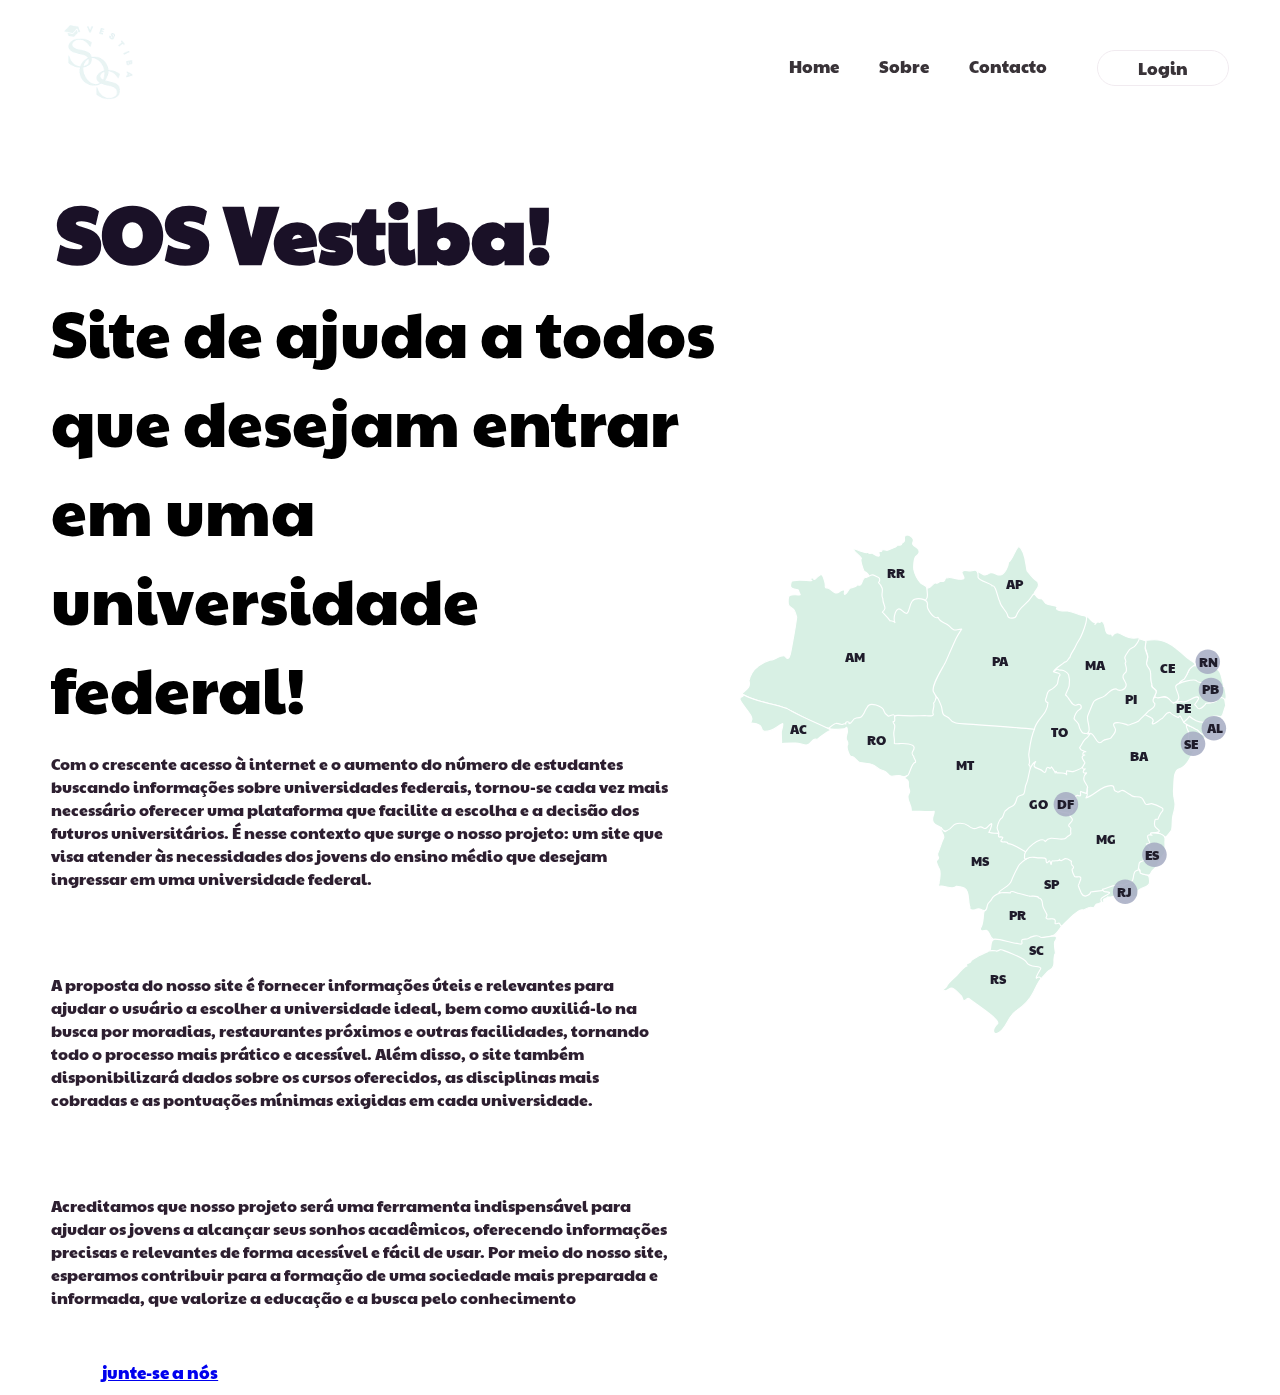
<file: html/index.html>
<!DOCTYPE html>
<html lang="en">

<head>
	<meta charset="UTF-8">
	<meta http-equiv="X-UA-Compatible" content="IE=edge">
	<meta name="viewport" content="width=device-width, initial-scale=1.0">
	<link rel="stylesheet" href="../css/index.css">
	<title>Landing Page</title>
</head>

<body>
	<div id="background"></div>
	<div class="container">
		<nav>
			<div class="logo">
				 <img src="../img/logo2.png" width="100%">
			</div>

			<ul>
				<li> <a href="#">Home</a> </li>
				<li> <a href="#">Sobre</a> </li>
				<li> <a href="#">Contacto</a> </li>
				<li class="lg"> <a href="#">Login</a> </li>
			</ul>

			<div class="menu-icon">
				<img src="../img/menu.png">
			</div>

		</nav>

		<main>
			<div class="main__text">
				<h1> <b>SOS Vestiba!</b> <strong>Site de ajuda a todos que desejam entrar em uma universidade federal! </strong> </h1>

				<p><span>Com</span> o crescente acesso à internet e o aumento do número de estudantes buscando informações sobre universidades
					federais, tornou-se cada vez mais necessário oferecer uma plataforma que facilite a escolha e a decisão dos
					futuros universitários. É nesse contexto que surge o nosso projeto: um site que visa atender às necessidades dos
					jovens do ensino médio que desejam ingressar em uma universidade federal.</p><br>
			
				  <p><span>A</span> proposta do nosso site é fornecer informações úteis e relevantes para ajudar o usuário a escolher a
					universidade ideal, bem como auxiliá-lo na busca por moradias, restaurantes próximos e outras facilidades,
					tornando todo o processo mais prático e acessível. Além disso, o site também disponibilizará dados sobre os
					cursos oferecidos, as disciplinas mais cobradas e as pontuações mínimas exigidas em cada universidade.</p><br>
			
				  <p><span>Acreditamos</span> que nosso projeto será uma ferramenta indispensável para ajudar os jovens a alcançar seus sonhos
					acadêmicos, oferecendo informações precisas e relevantes de forma acessível e fácil de usar. Por meio do nosso
					site, esperamos contribuir para a formação de uma sociedade mais preparada e informada, que valorize a educação
					e a busca pelo conhecimento
				  </p>
				<button> <a href="login.php">junte-se a nós</a></button>
			</div>
			<div class="main__img">
				<svg version="1.1" id="svg-map" xmlns="http://www.w3.org/2000/svg" xmlns:xlink="http://www.w3.org/1999/xlink"
				x="0px" y="0px"  viewBox="0 0 450 460" enable-background="new 0 0 450 460"
				xml:space="preserve">
				<g>
					<a xlink:href="#tocantins">
						<title>Tocantins</title>
						<path stroke="#FFFFFF" stroke-width="1.0404" stroke-linecap="round" stroke-linejoin="round" d="M289.558,235.641
				  c16.104,0.575,44.973-31.647,44.835-45.259c-0.136-13.612-17.227-58.446-22.349-66.088c-5.122-7.628-37.905,2.506-37.905,2.506
				  S234.852,233.695,289.558,235.641z"></path>
						<text transform="matrix(1 0 0 1 287.0137 188.3208)" fill="#FFFFFF">TO</text>
					</a>
					<a xlink:href="#bahia">
						<title>Bahia</title>
						<path stroke="#FFFFFF" stroke-width="1.0404" stroke-linecap="round" stroke-linejoin="round"
							d="M313.276,197.775
				  c2.084-2.739,3.506-7.012,6.464-8.764c1.641-0.973,3.232-4.684,4.271-5.163c2.304-1.014,12.161-25.143,20.706-22.513
				  c1.095,0.342,29.881,3.478,32.153,7.532c2.246-0.506,17.582-8.804,25.829-4.999c9.172,4.246,11.225,20.679,11.2,20.843
				  c0.107,0.328-0.823,5.765-0.985,5.929c-1.15,1-5.258-0.807-4.22,2.138c1.317,3.751,5.094,10.583,9.97,6.613
				  c-3.669,6.574-6.846,16.022-13.966,17.747c-5.808,1.411-4.605,13.421-5.178,18.037c-0.465,3.75,0.192,8.448,1.014,12.117
				  c1.148,4.959-0.821,8.6-1.808,13.42c-0.822,4.162-0.219,8.299-0.987,12.297c-0.271,1.286-4.407,5.723-5.559,7.148
				  c-1.616-1.426-63.952-37.248-73.1-36.265c1.149-3.738,2.438-9.559-0.741-12.723c-8.625-8.572-0.135-19.335-0.162-19.432
				  c-0.546-1.725-5.396-6.079-0.026-7.175c-3.175,0.959-1.944-4.027,0.875-3.012C316.726,200.733,314.044,200.527,313.276,197.775z"></path>
						<text transform="matrix(1 0 0 1 359.7324 210.1221)" fill="#FFFFFF">BA</text>
					</a>
					<a xlink:href="#sergipe">
						<title>Sergipe</title>
						<path stroke="#FFFFFF" stroke-width="1.0404" stroke-linecap="round" stroke-linejoin="round" d="M408.561,191.735
				  c0.521-1.505,2.465-0.725,3.533-0.794c2.273-0.164,0.494-2.738,1.095-3.778c2.026-3.793-2.738-5.999-1.998-10.408
				  c4.024,1.931,9.448,3.397,12.408,6.89c1.343,1.533,5.504,2.656,5.832,4.847c-6.822,0.384-6.901,8.819-11.942,11.572
				  C413.545,202.212,407.055,193.721,408.561,191.735z"></path>
						<path class="circle" d="M417.324,182.854c6.214,0,11.266,5.035,11.266,11.262c0,6.208-5.052,11.261-11.266,11.261
				  c-6.238,0-11.258-5.053-11.258-11.261C406.063,187.89,411.084,182.854,417.324,182.854z"></path>
						<text transform="matrix(1 0 0 1 408.9121 198.6689)" fill="#FFFFFF">SE</text>
					</a>
					<a xlink:href="#pernambuco">
						<title>Pernambuco</title>
						<path stroke="#FFFFFF" stroke-width="1.0404" stroke-linecap="round" stroke-linejoin="round" d="M373.011,167.238
				  c2.709-0.795,6.218-14.106,8.325-15.106c4.136-1.986,17.255-1.437,17.8,4.903c-0.437-0.068,8.189-2.273,7.479-1.466
				  c1.7-0.711,10.518-4.723,12.599-4.82c0.274-0.013,4.603,0.905,3.068,2.315c-0.464,0.439,4.219,3.698,10.789,3.45
				  c4.66-0.176,5.179-3.436,8.627-4.409c5.89-1.67,4.737,3.698,5.589,6.943c-1.182,2.684-1.646,5.586-2.74,8.285
				  c-1.533,3.792-9.804,9.791-13.39,12.119c-7.287,4.778-21.802-4.067-22.762-5.67c-0.602-0.985-2.55-5.121-3.178-5.107
				  c-0.629,0.356-1.04,0.861-1.287,1.519c-0.904-0.013-7.256-3.533-7.502-4.655c-4.769-1.151-5.425,6.108-8.957,6.19
				  c0.219,0.108-8.244,6.681-7.506,3.314C383.556,170.4,374.241,168.566,373.011,167.238z"></path>
						<text transform="matrix(1 0 0 1 401.3984 165.8003)" fill="#FFFFFF">PE</text>
					</a>
					<a xlink:href="#alagoas">
						<title>Alagoas</title>
						<path stroke="#FFFFFF" stroke-width="1.0404" stroke-linecap="round" stroke-linejoin="round" d="M413.953,169.018
				  c3.78,3.313,9.424,5.505,12.547,5.491c3.229-0.013,5.009-3.328,7.421-4.794c1.177-0.712,10.297-1.93,9.174,1.042
				  c-1.807,4.848-7.122,8.585-10.024,12.789c-2.792,2-3.423,7.093-6.354,1.864c-3.259,0.424-3.722-4.424-6.957-4.477
				  c-3.668-2.261-7.998-3.769-11.201-6.342C410.615,172.646,412.751,171.359,413.953,169.018z"></path>
						<path class="circle" d="M436.423,168.763c6.236,0,11.258,5.054,11.258,11.278c0,6.207-5.02,11.259-11.258,11.259
				  c-6.241,0-11.263-5.052-11.263-11.259C425.16,173.816,430.182,168.763,436.423,168.763z"></path>
						<text transform="matrix(1 0 0 1 429.7891 183.895)" fill="#FFFFFF">AL</text>
					</a>
					<a xlink:href="#riograndedonorte">
						<title>Rio Grande do Norte</title>
						<path stroke="#FFFFFF" stroke-width="1.0404" stroke-linecap="round" stroke-linejoin="round"
							d="M404.698,138.795
				  c2.383-4.027,6.574-6.123,8.49-11.149c1.973-5.107,3.834-5.818,8.764-4.642c5.041,1.207,9.339,0.837,14.57,1.671
				  c7.534,1.193,6.848,10.968,9.206,16.516c-1.919,1.096-13.972,0.521-15.064-1.657c-1.041-2.067-2.904,7.107-5.094,7.3
				  c1.532-5.847-12.654,1.78-5.424-8.683c2.545-3.67-6.302-0.808-6.711,0.725C410.121,144.013,407.217,139.151,404.698,138.795z"></path>
						<path class="circle" d="M430.827,107.798c6.241,0,11.261,5.039,11.261,11.261c0,6.224-5.02,11.261-11.261,11.261
				  c-6.209,0-11.26-5.037-11.26-11.261C419.567,112.837,424.618,107.798,430.827,107.798z"></path>
						<text transform="matrix(1 0 0 1 422.541 123.9009)" fill="#FFFFFF">RN</text>
					</a>
					<a xlink:href="#ceara">
						<title>Ceará</title>
						<path stroke="#FFFFFF" stroke-width="1.0404" stroke-linecap="round" stroke-linejoin="round" d="M372.379,104.409
				  c0.437-1.368,2.961-3.627,1.043-5.025c12.106-1.328,17.581-0.849,27.66,6.723c4.026,3.054,6.822,5.574,10.571,9.147
				  c1.317,1.273,7.614,4.313,7.914,6.164c-0.054-0.316-5.396,3.696-5.997,5.217c-1.066,2.684-2.659,6.093-4.3,8.298
				  c0.025-0.055-6.903,3.957-3.532,4.217c-4.41,3.821-1.015,8.135-0.797,11.517c0.196,2.767-4.38,7.587-6.765,5.422
				  c-2.244-1.999-3.998-5.711-7.779-5.094c-1.998,0.329-5.476,2.189-7.612,0.479c-2.52-2.054,3.669-5.162-0.545-7.354
				  c-6.987-3.615-1.264-15.393-6.684-20.239c-3.504-3.136,1.753-7.313,0.109-10.749C374.952,111.68,373.694,105.244,372.379,104.409
				  C373.035,102.314,374.815,105.971,372.379,104.409z"></path>
						<text transform="matrix(1 0 0 1 386.8379 129.0347)" fill="#FFFFFF">CE</text>
					</a>
					<a xlink:href="#piaui">
						<title>Piauí</title>
						<path stroke="#FFFFFF" stroke-width="1.0404" stroke-linecap="round" stroke-linejoin="round" d="M320.781,185.478
				  c2.465-5.149-7.505-20.801-7.505-20.801s47.354-65.868,54.285-66.841c0.299-0.042,6.243,1.768,6.463,2.219
				  c0.438,0.863-0.821,5.244-0.685,6.587c0.275,2.629,2.879,6.587,2.328,8.684c-1.15,4.736-1.863,6.134,1.369,9.901
				  c2.794,3.245,0.325,10.16,2.544,14.269c-1.778,4.23,4.768,3.656,3.943,7.613c-0.655,3.163-5.424,7.655-1.176,10.312
				  c0.274,4.642-4.685,4.983-6.79,7.818c-2.631,2.835-5.535,5.013-7.999,7.888c-0.55,0.671-8.821,4.096-9.998,4.082
				  c0.302-0.301-17.665-6.449-11.967,2.354c2.463,3.808-1.505,5.56-3.177,8.778c-0.633,2.164-5.836,0.958-7.836,3.205
				  C328.176,198.748,327.409,180.727,320.781,185.478z"></path>
						<text transform="matrix(1 0 0 1 355.127 158.1045)" fill="#FFFFFF">PI</text>
					</a>
					<a xlink:href="#maranhao">
						<title>Maranhão</title>
						<path stroke="#FFFFFF" stroke-width="1.0404" stroke-linecap="round" stroke-linejoin="round" d="M288.845,127.827
				  c4.108-2.726,31.195-48.985,31.386-50.395c1.235,0.397,6.084,7.435,7.562,5.025c0.493,0.013-0.328,2.15-0.547,2.396
				  c-0.054-0.135,2.189-2.286,2.52-2.436c0.521-0.233,1.948,1.903,3.451-0.726c5.642,1.575,1.314,14.31,9.121,11.694
				  c-1.147,0.384,1.452,0.74,0.848,1.905c5.095-6.587,8.488-0.027,15.337,1.491c2.025,0.466,6.243,0.575,8.162,0.207
				  c3.808-0.823-2.082,6.847-2.082,6.887c-1.369,2.986-5.041,1.713-6.818,5.683c-0.684,1.549-3.506,4.327-3.042,6.148
				  c0.494,1.781,2.081,2.863,0.274,4.629c0.603,2.793,3.066,7.109-0.385,9.12c-4.601,4.383,2.304,7.52,1.316,11.598
				  c-0.9,3.726-6.244,5.725-9.147,2.78c-4.847-0.11-6.872,3.821-10.406,6.45c-2.74,2.041-8.793,2.493-10.327,5.642
				  c-1.918,3.929-3.699,8.763-5.341,12.79c-1.699,4.204,6.383,18.762-4.328,15.611c-0.932-0.273-3.396-4.725-3.396-5.738
				  c-0.081-3.739-2.738-4.176-4.821-7.477c0.356-3.025,2.466-6.929,4.766-8.052c3.342-1.63,1.919-6.629-2.466-4.465
				  c-3.505,1.726-4.709-2.794-6.958-5.287c0.548,0.59-3.064-4.696-3.146-3.697c0.19-1.89,2.876-5.833,3.341-8.448
				  c0.575-3.259,0.52-6.764-0.521-10.105c-0.63-2.068-4.656-4.521-6.518-4.437c-1.289,0.287-2.443,0-3.427-0.878
				  C290.983,125.675,290.983,128.044,288.845,127.827z"></path>
						<text transform="matrix(1 0 0 1 318.2754 126.7036)" fill="#FFFFFF">MA</text>
					</a>
					<a xlink:href="#amapa">
						<title>Amapá</title>
						<path stroke="#FFFFFF" stroke-width="1.0404" stroke-linecap="round" stroke-linejoin="round" d="M225.198,39.089
				  c3.274,1.165,3.985-1.315,6.572-1.74c3.616-0.603,5.683,2.725,9.037,2.067c4.055-0.78,7.093-8.025,7.314-11.598
				  c4.492-3.534,5.503-11.258,9.42-14.68c6.055,4.258,6.11,15.788,7.589,22.485c-0.164,0.083,6.57,7.998,7.944,8.682
				  c3.396,1.657,3.366,6.203,0.078,9.34c-3.777,3.587-7.449,34.275-7.449,34.275h-46.489c0,0,0.932-50.366,0-51.449
				  C221.814,36.458,223.334,38.417,225.198,39.089z"></path>
						<text transform="matrix(1 0 0 1 245.9023 52.6099)" fill="#FFFFFF">AP</text>
					</a>
					<a xlink:href="#para">
						<title>Pará</title>
						<path stroke="#FFFFFF" stroke-width="1.0404" stroke-linecap="round" stroke-linejoin="round" d="M173.378,50.619
				  c2.259,2.63,5.629-4.478,7.901-3.82c3.19,0.918,1.478-1.108,5.026-1.752c1.931,0.806,3.096,0.273,3.519-1.631
				  c0.535-1.26,1.453-1.726,2.725-1.384c1.768-1.684,13.558,3.603,14.68,0.384c0.629-1.821-4.287-5.709-0.302-6.997
				  c1.643-0.533,6.012,0.808,8.75-0.068c3.986-1.288,4.876,2.684,4.382,6.066c0.631,3.587,13.145,5.766,12.982,7.97
				  c3.589-1.518,5.354,12.763,7.105,14.447c0.357,4.26,6.304,8.585,7.07,12.544c0.628,3.396,7.065,3.616,8.213,0.095
				  c2.578-8.133,9.696-10.022,13.475-16.651c4.603-8.038,3.725,3.752,8.955,1.067c2.11,0.411,2.876,3.629,4.574,4.724
				  c3.18,2.027,7.779,0.974,10.572,3.013c-4.192,4.382,8.188,3.752,9.231,3.875c4.682,0.575,8.104,2.383,11.855,3.629
				  c-0.164-0.069,4.792,0.52,5.178,1.245c2.026,3.767-4.904,19.214-6.382,21.486c-1.121,1.713-2.932,4.985-3.727,6.834
				  c-0.902,2.026-4.764,7.313-4.655,9.229c-1.888,0.972-2.248,4.835-5.012,4.328c-3.096,3.026-8.187,4.999-10.27,8.956
				  c2.057,0.781,8.325,1.041,5.311,4.272c-0.821,0.877-1.094,5.533-1.615,6.833c-0.575,1.384-4.464,4.779-6.108,5.34
				  c-4.107,1.426-2.736,4.135-4.271,7.655c-0.933,2.054-0.546,3.491,1.756,4.339c-0.083,2.835-0.988,5.575-2.385,7.998
				  c-3.041,5.245-9.009,9.818-10.079,16.27c-3.261,3.408-87.066-1.22-87.464-2.644c-1.423-5.012,1.508-24.006-2.808-27.88
				  c-0.19-2.082-29.893-6.299-30.714-8.081C150.016,140.479,173.173,58.561,173.378,50.619z M319.139,77.664
				  C319.302,76.912,319.74,78.76,319.139,77.664z"></path>
						<text transform="matrix(1 0 0 1 232.7725 122.5137)" fill="#FFFFFF">PA</text>
					</a>
					<a xlink:href="#roraima">
						<title>Roraima</title>
						<path stroke="#FFFFFF" stroke-width="1.0404" stroke-linecap="round" stroke-linejoin="round" d="M113.18,24.107
				  c-0.972-2.753-7.861-5.889-6.999-8.984c0.068-0.232,13.229,6.053,12.79,2.808c0.398,1.329,1.219,1.889,2.439,1.685
				  c1.889-1.301,7.148,4.204,8.216,1.889c0.438-0.959-1.657-3.753,0.74-3.848c1.026,0.438,1.534,0.164,1.52-0.822
				  c0.835-1.752,3.575,0.219,4.793,0.083c0.767-1.056,10.625-3.026,9.037-5.094c1.37,0.438,4.574,0.808,4.63-1.547
				  c4.546-2.054,1.15-4.409,2.644-6.354c2.177-2.82,9.791,0.809,7.327,5.738c-1.972,3.93,7.121,4.027,5.724,9.366
				  c-0.452,1.686-2.479,2.724-3.423,3.971c-1.179,1.546-1.836,9.243-1.356,11.53c1.041,4.889,3.231,8.695,6.134,12.16
				  c1.712,2.027,5.614,2.261,5.724,4.369c0.164,2.945,1.165,6.177,0.329,9.092c-1.547,5.424-36.618,30.471-36.618,30.471
				  s-12.517-52.736-20.335-54.063C115.261,36.417,111.523,25.682,113.18,24.107z"></path>
						<text transform="matrix(1 0 0 1 136.2939 42.3862)" fill="#FFFFFF">RR</text>
					</a>
					<a xlink:href="#amazonas">
						<title>Amazonas</title>
						<path stroke="#FFFFFF" stroke-width="1.0404" stroke-linecap="round" stroke-linejoin="round"
							d="M10.078,136.412
				  c1.15-4.972,4.258-10.394,8.215-13.105c4.41-3.027,7.656-5.71,13.105-6.082c2.165-0.149,10.216-5.75,11.983-2.984
				  c3.711,5.765,4.998-3.739,5.574-7.025c1.726-9.667,3.697-19.322,4.86-29.086c-0.342-1.356-2.013-6.231-2.833-7.163
				  c-1.453-1.616-4.287-2.122-4.768-4.544c-0.272-1.452-0.574-7.258,1.109-8.121c3.494-1.768,6.547-0.042,9.737-0.89
				  c-2.561-4.053,0.302-4.327-5.532-5.135c-3.438-0.466-3.971-2.466-2.738-6.368c1.053-3.3,15.898-1,19.088-1.396
				  c-1.534,0.178-1.11-2.479-0.042-2.616c1.274-0.165,1.576,2.684,3.165,0.998c1.286-1.395,3.189-2.915,4.6-3.751
				  c2.438-1.45,4.533,8.217,4.465,9.833c-0.041,0.78-0.137,2.438,1.177,2.246c3.012-0.466,4.219,2.849,7.273,4.231
				  c3.778,1.713,3.929-1.355,7.023-2.068c4.301-0.985,0.711,3.396,2.383,3.793c1.589,0.385,3.806-4.969,4.821-5.572
				  c0.93-0.533,3.725-0.753,4.846-1.602c3.013-2.245,1.933-1.686,3.492-1.206c3.478,1.041,2.233-8.367,6.491-7.066
				  c1.822-0.466,3.643-2.34,5.533-2.423c1.041-0.043,6.066,2.287,6.544,3.147c0.589,1.465,0.316,2.795-0.793,3.986
				  c1.575,1.425,2.698,3.149,3.355,5.162c0.904,2.862-1.286,6.807,0.588,9.299c-0.22,6.655,4.808,7.887-0.396,12.597
				  c0.192-0.178,6.711,7.067,7.121,8.039c0.971-0.711,4.066,0.849,4.381,1.535c-1.658-3.629,0.547-17.09,6.628-10.915
				  c7.203,7.327,5.491-3.615,9.148-8.627c2.834-3.875,14.597-3.136,14.077,3.246c-1.082,3.273,6.271,14.256,9.667,11.436
				  c2.26,5.737,6.889,4.285,10.407,8.051c5.094,5.464,4.37,3.396,11.313,2.848c-2.259,3.602-3.425,4.808-5.272,8.86
				  c-3.149,6.862-6.15,13.776-9.204,20.678c-2.437,5.505-14.843,23.471-11.105,28.442c4.806,6.395,9.339,30.183,11.324,29.934
				  c-6.162-0.26-48.079-10.625-51.652-8.105c-1.453,1.013-53.626,10.503-55.9,10.819c-6.369,0.875-18.09-7.272-23.719-10.136
				  c-8.601-4.381-16.61-8.981-26.088-11.05c-10.282-2.259-20.635-4.793-29.878-10.011C4.121,145.766,12.433,144.779,10.078,136.412z"></path>
						<text transform="matrix(1 0 0 1 98.1406 119.0591)" fill="#FFFFFF">AM</text>
					</a>
					<a xlink:href="#acre">
						<title>Acre</title>
						<path stroke="#FFFFFF" stroke-width="1.0404" stroke-linecap="round" stroke-linejoin="round"
							d="M3.656,148.545
				  c12.557,7.544,27.524,8.367,41.082,13.2c12.802,8.065,27.278,12.845,40.616,19.872c-2.834,1.205-7.587,4.382-9.983,6.395
				  c-2.93,2.45-1.3,2.04-4.628,1.957c-2.93-0.069-3.957,4.615-7.203,5.259c-2.999,0.603-7.161-1.958-10.995-1.697
				  c-1.905,0.136-11.969-0.056-12.64,0.603c0.313-3.642-0.385-7.299-0.165-10.941c0.096-1.439,1.998-6.533,1.245-7.451
				  c-6.82,3.149-8.339,7.19-16.733,7.013c-2.136-0.042-2.562-2.492-3.081-4.001c-1.247-3.572-7.218-3.422-10.559-3.778
				  c6.299-3.41-3.107-11.9-5.216-15.679c-0.52-0.918-3.588-4.655-3.629-5.957C1.642,150.174,6.612,151.968,3.656,148.545z"></path>
						<text transform="matrix(1 0 0 1 47.7017 184.9355)" fill="#FFFFFF">AC</text>
					</a><a xlink:href="#rondonia">
						<title>Rondônia</title>
						<path stroke="#FFFFFF" stroke-width="1.0404" stroke-linecap="round" stroke-linejoin="round" d="M83.34,180.232
				  c0.931-1.574,5.341-4.668,6.312-4.656c1.355-0.067,2.671,0.138,3.958,0.603c3.012,1.44,2.039-1.135,5.341-0.123
				  c-1.274-2.287,3.793-2.943,2.86-0.315c3.068,0.247,2.725-4.683,6.668-5.12c4.438-0.508,5.054-0.646,7.122-4.534
				  c0.135-0.246,2.628-5.519,2.752-5.025c2.191-6.491,14.585-0.878,15.638,3.355c0.397,1.615,1.834,3.137,3.642,4.369
				  c1.246,0.862,6.327-3.999,6.134,1.314c-0.78,1.274,26.663,7.656,30.005,19.282c3.82,13.338-16.421,32.167-18.173,34.043
				  c-4.464,1.191-2.039,1.726-6.6,0.15c-2.574-0.875-6.422,0.986-9.08,0.289c-2.409-0.645-3.041-3.957-5.86-4.683
				  c-3.055-0.78-5.423-1.795-7.654-3.93c-4.041-3.876-8.983-2.645-14.475-3.808c-1.835-0.083-6.053-6.779-7.874-5.327
				  c-1.821-0.438-5.381-9.094-3.397-11.204c0.124-1.67-0.26-3.204-1.163-4.627c-0.986-2.644,1.041-5.026,0.863-7.806
				  c-0.384-6.081-1.028-1.986-3.382-1.903C94.336,180.686,85.957,181.671,83.34,180.232z"></path>
						<text transform="matrix(1 0 0 1 118.1299 195.3193)" fill="#FFFFFF">RO</text>
					</a>
					<a xlink:href="#matogrosso">
						<title>Mato Grosso</title>
						<path stroke="#FFFFFF" stroke-width="1.0404" stroke-linecap="round" stroke-linejoin="round" d="M142.237,173.962
				  c4-0.316-1.888-6.452,5-5.738c7.914,0.808,16.295,0.328,24.279,0.218c1.629-0.013,8.902,1.288,7.395-1.833
				  c-1.192-2.453,1.821-6.425,0.425-9.725c2.027-0.864,1.289-3.807,2.629-5.107c1.151-1.123,4.176,7.244,4.436,7.819
				  c1.097,2.451,0.398,5.478,1.932,7.654c1.41,1.987,4.574,2.136,5.889,4.259c3.136,5.136,10.845,4.137,17.13,4.657
				  c20.159,1.656,40.356,2.669,60.486,4.752c-3.48,7.763-3.999,14.912-5.122,22.552c-0.437,2.972,1.863,7.163-0.056,10.065
				  c1.945,1.287,1.346,2.753,1.424,4.409c1.151,25.129-20.429,60.186-33.548,58.569c-10.914-1.369-45.3,0.058-46.928-3.396
				  c-1.165-3.944-6.136-2.658-8.395-6.603c-2.301-4.051,0.684-6.299,0.737-10.242c-6.997,0.603-14.09-0.384-21.102-0.324
				  c0.793-5.016-3.725-9.288-2.929-13.809c0.519-3.025,2.726-2.916,0.932-6.79c-1.206-2.589-0.261-4.247-0.699-6.382
				  c-0.289-1.385-1.042-1.876-2.124-2.424c-2.931-1.493,1.246-2.48,2.056-3.644c1.726-2.465,3.299-11.394,6.545-11.612
				  c1.219-1.999-1.781-3.643-1.465-5.56c-3.902-3.588,0.506-4.643,0.369-7.984c-0.151-3.627-9.654-3.944-12.256-3.751
				  c-1.821,0.137-4.109,0.562-5.888-0.094c0.493-3.521-0.521-6.054-0.535-9.217c-0.014-2.286,1.288-5.177,0.835-7.45
				  C143.581,176.618,141.937,174.714,142.237,173.962z"></path>
						<text transform="matrix(1 0 0 1 200.0244 218.4175)" fill="#FFFFFF">MT</text>
					</a>
					<a xlink:href="#matogrossodosul">
						<title>Mato Grosso do Sul</title>
						<path stroke="#FFFFFF" stroke-width="1.0404" stroke-linecap="round" stroke-linejoin="round"
							d="M183.198,294.536
				  c2.136-4.464,3.177-9.394,5.312-13.61c1.712-3.344-4.067-7.587-2.423-9.807c0.027-0.026,2.738,3.641,3.917,3.725
				  c3.204-1.534,4.807-2.272,6.984-5.228c2.615-3.59,10.832-3.014,14.051-0.305c1.259,1.041,3.068,2.107,4.668,2.574
				  c3.163,0.934,5.889-3.013,8.559-0.873c3.724,2.982,4.626-1.862,7.86-3.509c1.945-1.012-1.768,8.465-2.244,7.781
				  c2.463,0.959,4.285,0.901,6.82,0.959c3.504,0.081,1.805,1.205,2.436,3.339c0.466,1.564,28.948-5.997,29.416,0.578
				  c0.302,3.837-0.987,61.813-0.987,61.813s-39.532,5.533-41.602,5.286c-3.889-0.492-3.587-3.231-8.063-0.933
				  c-2.028,0.329-6.012,1.205-5.177-2.409c-2.013-4.354-0.111-14.625-4.849-17.088c-1.206-0.659-7.092-2.36-7.504-1.945
				  c-1.699,1.777-3.739,1.562-6.121,1.121c-2.904,0.027-5.629-1.614-8.243-1.203c-4.178,0.656-0.603-2.986-1.645-3.535
				  c0.932-2.847,1.411-9.912,0.453-11.856c-0.165-0.331-3.52-7.232-2.547-8.108C186.306,297.688,182.334,299.415,183.198,294.536z"></path>
						<text transform="matrix(1 0 0 1 213.2939 306.7236)" fill="#FFFFFF">MS</text>
					</a>
					<a xlink:href="#goias">
						<title>Goiás</title>
						<path stroke="#FFFFFF" stroke-width="1.0404" stroke-linecap="round" stroke-linejoin="round"
							d="M237.768,270.519
				  c0.628-2.904,1.835-7.396,4.709-8.766c1.015-1.644,1.754-5.147,2.275-5.586c2.408-2.247,3.889-3.783,6.63-4.656
				  c3.723-1.205,3.338-5.342,4.846-8.165c1.504-2.845,4.736-1.15,5.942-3.382c1.479-2.834,0.741-6.161,2.189-8.874
				  c2.902-5.531,1.862-17.363,8.656-20.567c-4.878,7.641,3.698,4.971,7.201,9.449c2.273,1.738,2.164-1.822,2.71-3.055
				  c1.618-3.533,2.878,2.247,4.52-1.533c0.413,0.37,4.136,5.765,3.427,5.601c-0.029-0.931,0.326-1.408,1.037-1.438
				  c0.108,0.534,0.274,1.013,0.602,1.452c-0.602-0.261,9.697-0.095,8.82,1.534c0.36-0.657-0.602-3.11,0.221-3.438
				  c1.039-0.411,3.971,1.368,6.351,0.438c1.045-0.397,7.889-2.807,7.671-3.683c0.767,0.905,1.262,2.67,2.85,1.286
				  c-2.632,2.274-2.576,4.466,1.258,3.821c-1.861,1.438-2.846,4.341-2.382,6.547c0.357,1.643,3.752,5.973,3.478,6.751
				  c-1.78,0.315,0.602,5.438-2.325,6.078c-3.181,0.701-3.973-5.53-4.3,0.688c-0.164,1.48-1.097,1.67-2.768,0.576
				  c-3.288,0.327-0.549,2.19-1.121,3.888c-0.988,2.902,2.792,6.437-2.411,6.764c-3.586,0.219-2.682,1.341-2.682-2.739
				  c-0.028-4.573-12.054-3.643-10.218,0.521c-4.901,6.355,12.05-0.326,9.668,6.355c-1.313,3.752,15.83,28.211,10.406,25.416
				  c-1.944-0.986-50.804,10.271-49.982,12.105c-5.012-2.136-11.804-7.941-17.391-8.162c-0.438-2.189-3.618-1.284-5.095-1.533
				  c-3.724-0.604,1.04-3.231,0.22-4.109c-1.89-1.916-4.382,1.756-3.588-3.012C239.602,274.627,237.055,273.038,237.768,270.519z"></path>
						<text transform="matrix(1 0 0 1 266.9111 254.2139)" fill="#FFFFFF">GO</text>
					</a>
					<a xlink:href="#parana">
						<title>Paraná</title>
						<path stroke="#FFFFFF" stroke-width="1.0404" stroke-linecap="round" stroke-linejoin="round" d="M222.225,363.694
				  c1.807-2.138,1.889-4.881,2.424-7.479c0.301-1.453,0.465-7.86,1.369-8.736c2.3-0.684,2.3-3.315,2.726-5.204
				  c0.616-2.738,2.821-2.958,3.984-5.616c4.369-9.91,38.947-9.529,46.476-9.227c4.658,0.193,15.775,34.563,17.916,33.794
				  c-1.728,2.19-5.754,8.929-8.41,8.984c-4.054,0.057-14.215,14.68-14.215,14.68s-37.329-12.05-40.287-11.285
				  c-3.875-1.449-2.698-6.491-6.054-8.216C226.663,364.623,222.498,367.8,222.225,363.694z"></path>
						<text transform="matrix(1 0 0 1 248.4453 356.1045)" fill="#FFFFFF">PR</text>
					</a>
					<a xlink:href="#santacatarina">
						<title>Santa Catarina</title>
						<path stroke="#FFFFFF" stroke-width="1.0404" stroke-linecap="round" stroke-linejoin="round" d="M231.029,383.959
				  c1.669-3.338-0.284-10.516,4.573-10.569c6.631-0.109,13.639,3.559,20.402,3.888c1.317,0.055,5.231,2.163,4.357-1.15
				  c-1.095-4.164,3.945-1.863,5.67-3.179c2.274-1.724,8.187-4.106,11.311-1.367c1.423,1.809,20.05-5.395,13.284,3.946
				  c-1.368,1.395,0.713,10.789,0.466,10.734c-3.449,4.438,1.726,11.666-5.096,15.334c-2.901,1.536-7.284,7.779-9.64,9.995
				  C276.085,411.866,233.534,382.918,231.029,383.959z"></path>
						<text transform="matrix(1 0 0 1 266.9111 387.7646)" fill="#FFFFFF">SC</text>
					</a>
					<a xlink:href="#riograndedosul">
						<title>Rio Grande do Sul</title>
						<path stroke="#FFFFFF" stroke-width="1.0404" stroke-linecap="round" stroke-linejoin="round"
							d="M191.236,416.881
				  c0.52-2.684,7.38-8.409,9.477-10.351c0.37-0.359,8.599-10.08,9.174-8.329c-1.301-3.89,2.781-1.589,3.917-4.819
				  c0.26-0.521,7.04-4.821,7.109-4.795c1.436-0.191,6.721-3.695,7.421-3.257c1.204-2.028,8.927-1.479,8.653-0.824
				  c1.165-0.38,2.284-0.877,3.326-1.479c0.221-0.821,22.459,7.533,24.319,11.531c2.523,5.34,12.217,2.822,13.15,5.563
				  c0.106,0.275-5.809,9.339-3.89,9.173c-0.985,0.08,3.204-2.875,3.834,0.409c-2.793,3.619-4.6,7.834-6.571,11.944
				  c-3.696,7.614-8.872,12.765-15.886,17.42c-7.394,4.902-7.339,11.941-13.257,17.693c-8.091,7.942-10.159-0.574-4.08-5.752
				  c3.806-3.231-22.527-19.746-25.578-22.732c-1.918-1.862-2.384,0.274-4.219,1.15c-2.547,1.205-1.917-2.822-3.588-4.273
				  c-2.3-1.999-4.793-5.479-7.737-6.68c-3.478-1.367-5.615,5.145-9.052,0.821C189.168,418.854,190.332,418.032,191.236,416.881z"></path>
						<text transform="matrix(1 0 0 1 231.0313 414.4658)" fill="#FFFFFF">RS</text>
					</a>
					<a xlink:href="#saopaulo">
						<title>São Paulo</title>
						<path stroke="#FFFFFF" stroke-width="1.0404" stroke-linecap="round" stroke-linejoin="round" d="M239.3,330.554
				  c3.26-4.356,9.56-5.039,11.531-10.792c1.369-3.942,3.889-8.818,6.135-13.036c1.561-2.957,7.749-7.121,10.517-8.65
				  c0.383-0.196,32.974-6.138,42.234-1.701c20.265,9.724,26.017,33.879,27.854,33.304c4.408-1.425,5.34,3.778,2.106,4.49
				  c-1.754,0.413-6.519,1.479-6.49,3.399c0.027,3.448,0.521,1.615-2.931,3.639c-2.189-1.42-3.34,4.111-4.763,3.426
				  c-4.271-2.244-6.958,2.96-9.258,1.918c-4.271-1.918-16.98,13.092-19.638,15.336c0.245-0.218-1.148-1.479-1.587-2.685
				  c-0.466-1.369-2.658,0.385-4.025,0.082c-0.986-0.192,1.751-4.079-2.303-4.52c-1.369-0.164-3.753,0.303-4.929,0.084
				  c-2.903-0.547,0.108-2.41-0.439-3.862c-1.067-2.986-3.013-4.931-3.751-7.779c-0.52-1.945,0.165-7.531-3.615-7.395
				  c-0.848-2.956-6.628-1.451-9.066-1.862c-0.162,0.163-8.846-2.684-10.079-2.684c-1.616-0.029-6.791-3.396-7.121-0.274
				  C247.982,330.386,239.876,331.21,239.3,330.554z"></path>
						<text transform="matrix(1 0 0 1 280.6816 327.3193)" fill="#FFFFFF">SP</text>
					</a>
					<a xlink:href="#minasgerais">
						<title>Minas Gerais</title>
						<path stroke="#FFFFFF" stroke-width="1.0404" stroke-linecap="round" stroke-linejoin="round" d="M262.881,297.305
				  c-1.696-5.094,15.531-19.882,18.844-13.421c5.531-7.367,15.886,1.588,19.773-3.944c0.988-1.367,3.015-1.453,3.725-2.957
				  c0.326-0.711-0.493-2.793-0.056-3.888c1.369-3.398-4.873-2.355-0.109-6.603c4.547-4.053-1.917-4.739-1.204-8.186
				  c0.957-4.604,1.807-4.713,5.613-6.027c1.943-0.688,0.906-8.272,0.083-8.52c-0.108-2.699,1.974-2.546,3.782-1.617
				  c2.188-0.135-0.276-3.695,0.957-4.243c-0.357,0.151,5.559,1.999,5.724,2.055c0.986,0.358-0.52,3.534-0.931,3.943
				  c8.217-2.355,14.514-11.789,23.279-11.242c4.983,0.316-0.327,4.339,5.367,5.544c0.684,1.234,3.34-1.054,4.054-1.189
				  c2.876-0.536,5.53,3.284,8.106,3.886c2.301,3.578,7.503,0.537,10.298,3.001c1.755,1.589,2.188,3.397,3.396,5.313
				  c1.314,2.052,3.86-0.465,5.726-0.109c3.257,0.656,6.326,2.026,9.338,3.723c2.19,1.205,0.768,3.179-0.548,4.573
				  c-0.765,0.796-3.259,6.165-2.627,5.643c-2.138,1.781-2.628-1.669-3.397,2.764c-0.628,3.674,0.164,4.714,3.149,7.015
				  c4.901,3.229-6.765,3.12-6.71,3.504c0.22,0.601-2.846,41.96-3.835,42.179c-6.737,1.562-14.513,5.311-21.744,7.012
				  c-12.736,2.985-24.295,3.778-29.471,4.656c0,1.452-5.367,6.872-8.518,1.259c0,0-3.041-7.285-2.821-7.229
				  c0.105-0.027,2.138-5.506,2.244-6.137c0.768-3.504-5.042-0.765-5.749-2.188c-0.878-1.81-2.358-4.576-2.166-6.628
				  c1.699-1.205,1.672-2.383-0.08-3.562c-1.04-1.095-1.205-2.303-0.521-3.672c-2.329-1.424-3.065-2.683-5.698-2.462
				  c-1.479,0.138-4.055,3.668-5.506,0.629c0.878,2.108-4.188,0.769-5.094,1.56c-2.354-1.202-1.779,2.028-2.384,3.069
				  c-0.137,0.22-1.014-2.904-1.065-2.961c-1.149-1.175-2.767,4.165-3.505-0.055c0.766-4.105-4.657-2.709-7.67-2.93
				  c-4.708-0.353-5.53-1.613-9.858,0.631C262.993,300.562,262.336,299.274,262.881,297.305z"></path>
						<text transform="matrix(1 0 0 1 328.4063 286.4561)" fill="#FFFFFF">MG</text>
					</a>
					<a xlink:href="#riodejaneiro">
						<title>Rio de Janeiro</title>
						<path stroke="#FFFFFF" stroke-width="1.0404" stroke-linecap="round" stroke-linejoin="round" d="M332.886,337.429
				  c-1.26-2.768,8.409-4.795,7.89-6.71c-3.177-1.864-4.602,1.148-6.63-2.959c4.274-0.686,9.533-4.49,13.831-3.562
				  c0.548-0.219,4.902-1.753,4.96,0.167c2.546-1.566,5.479-2.412,8.105-3.837c2.246-1.206,0.932-8.218,3.725-9.643
				  c6.054-3.123,1.398,1.836,7.066,2.959c5.888,1.205,5.395,1.48,5.641,7.067c0.247,5.642-8.763,4.381-11.063,8.764
				  c-1.039,1.999,1.698,5.368-3.368,4.903c-4.188-0.413-10.628,2.355-9.285-3.18c-1.039-0.08-1.861,0.301-2.464,1.124
				  c0,0,0.105,2.767-0.74,2.741c-0.766-0.056-7.643,1.094-7.449,0.463c1.398-0.359,2.708-0.684,4.135-0.794
				  c-1.667-0.713-2.957-1.839-4.901-0.142c0.465,0.195-4.227-0.086-3.379-0.113c-0.521,1.727-3.814,0.699-3.879,3.045
				  C336.717,337.908,333.927,342.41,332.886,337.429z"></path>
						<path class="circle" d="M355.094,318.613c6.209,0,11.263,5.021,11.263,11.259c0,6.208-5.056,11.264-11.263,11.264
				  c-6.211,0-11.263-5.054-11.263-11.264C343.831,323.634,348.883,318.613,355.094,318.613z"></path>
						<text transform="matrix(1 0 0 1 347.4648 334.6807)" fill="#FFFFFF">RJ</text>
					</a>
					<a xlink:href="#espiritosanto">
						<title>Espírito Santo</title>
						<path stroke="#FFFFFF" stroke-width="1.0404" stroke-linecap="round" stroke-linejoin="round" d="M367.119,308.834
				  c1.044-1.999-0.298-5.451,1.841-6.326c3.697-1.453,3.858-0.467,5.941-4.49c0.767-1.563,3.999-5.807,2.848-7.835
				  c-0.439-0.765-3.204-3.613-3.286-4.05c1.04-0.249,2.079-0.219,3.123,0.054c1.366-0.654-6.465-10.519,2.137-8.054
				  c-1.204-0.655-1.535-1.365-0.932-2.135c4.358-0.138,13.856,0.027,12.845,6.738c-0.577,3.835,0.933,8.079-0.577,11.804
				  c-0.218,0.576-5.861,8.954-5.831,8.954c0.985,3.289-5.18,5.808-6.054,8.165c-1.313,3.56-2.135,3.013-5.614,2.573
				  c-1.64-0.274-3.202-0.768-4.736-1.451C368.819,311.297,369.424,309.055,367.119,308.834z"></path>
						<path class="circle" d="M381.917,284.723c6.21,0,11.261,5.055,11.261,11.262c0,6.212-5.051,11.261-11.261,11.261
				  c-6.212,0-11.263-5.049-11.263-11.261C370.654,289.777,375.705,284.723,381.917,284.723z"></path>
						<text transform="matrix(1 0 0 1 373.3047 300.4971)" fill="#FFFFFF">ES</text>
					</a>
					<a xlink:href="#distritofederal">
						<title>Distrito Federal</title>
						<path stroke="#FFFFFF" stroke-width="1.0404" stroke-linecap="round" stroke-linejoin="round" d="M292.461,246.197
				  c0,0,12.929-2.903,14.188,0c1.233,2.903,0.659,10.683-1.424,11.504c-2.08,0.849-14.296-1.806-14.023-3.313
				  C291.503,252.853,292.461,246.197,292.461,246.197z"></path>
						<path class="circle" d="M300.735,238.34c6.212,0,11.26,5.035,11.26,11.258c0,6.21-5.048,11.263-11.26,11.263
				  c-6.209,0-11.261-5.053-11.261-11.263C289.475,243.377,294.523,238.34,300.735,238.34z"></path>
						<text transform="matrix(1 0 0 1 292.4141 254.2139)" fill="#FFFFFF">DF</text>
					</a>
					<a xlink:href="#paraiba">
						<title>Paraíba</title>
						<path stroke="#FFFFFF" stroke-width="1.0404" stroke-linecap="round" stroke-linejoin="round" d="M401.575,141.096
				  c2.081-3.081,16.791-6.82,19.117-4.616c0,1.918,7.259,1.686,10.133,2.712c-0.492,3.038,12.652,1.533,14.408,2.259
				  c1.421,0.589,3.833,11.983,1.421,12.202c-0.874-1.124-2.083-1.739-3.586-1.835c-2.957-0.027-2.546,1.863-4.383,3.108
				  c-2.626,1.767-6.571,1.917-9.558,2.109c-0.162,1.232-3.943,4.438-5.259,4.916c-3.122,1.149-2.657-2.727-5.095-3.602
				  c0.713-1.124,4.082-5.203,3.725-6.205c-1.423-3.846-12.051,5.52-14.981,3.506c-1.396-0.973-6.218,1.493-3.476-2.588
				  C405.574,150.776,400.398,142.889,401.575,141.096z"></path>
						<path class="circle" d="M433.797,133.597c6.237,0,11.26,5.051,11.26,11.261c0,6.226-5.022,11.262-11.26,11.262
				  c-6.208,0-11.257-5.036-11.257-11.262C422.54,138.647,427.589,133.597,433.797,133.597z"></path>
						<text transform="matrix(1 0 0 1 425.2129 148.9893)" fill="#FFFFFF">PB</text>
					</a>
				</g>
			</svg>
			</div>
		</main>
	</div>

	<script>
		var menu = document.querySelector('nav ul');
		var menuIcon = document.querySelector('nav .menu-icon');
		var menuIconImg = document.querySelector('nav .menu-icon img');

		menuIcon.addEventListener('click', () => {
			menu.classList.toggle('activo');
			if (menuIconImg.getAttribute("src") == '../img/menu.png') {
				menuIconImg.setAttribute("src", "../img/close.png");
			} else {
				menuIconImg.setAttribute("src", "../img/menu.png");
			}
		})




	</script>
</body>

</html>
</file>
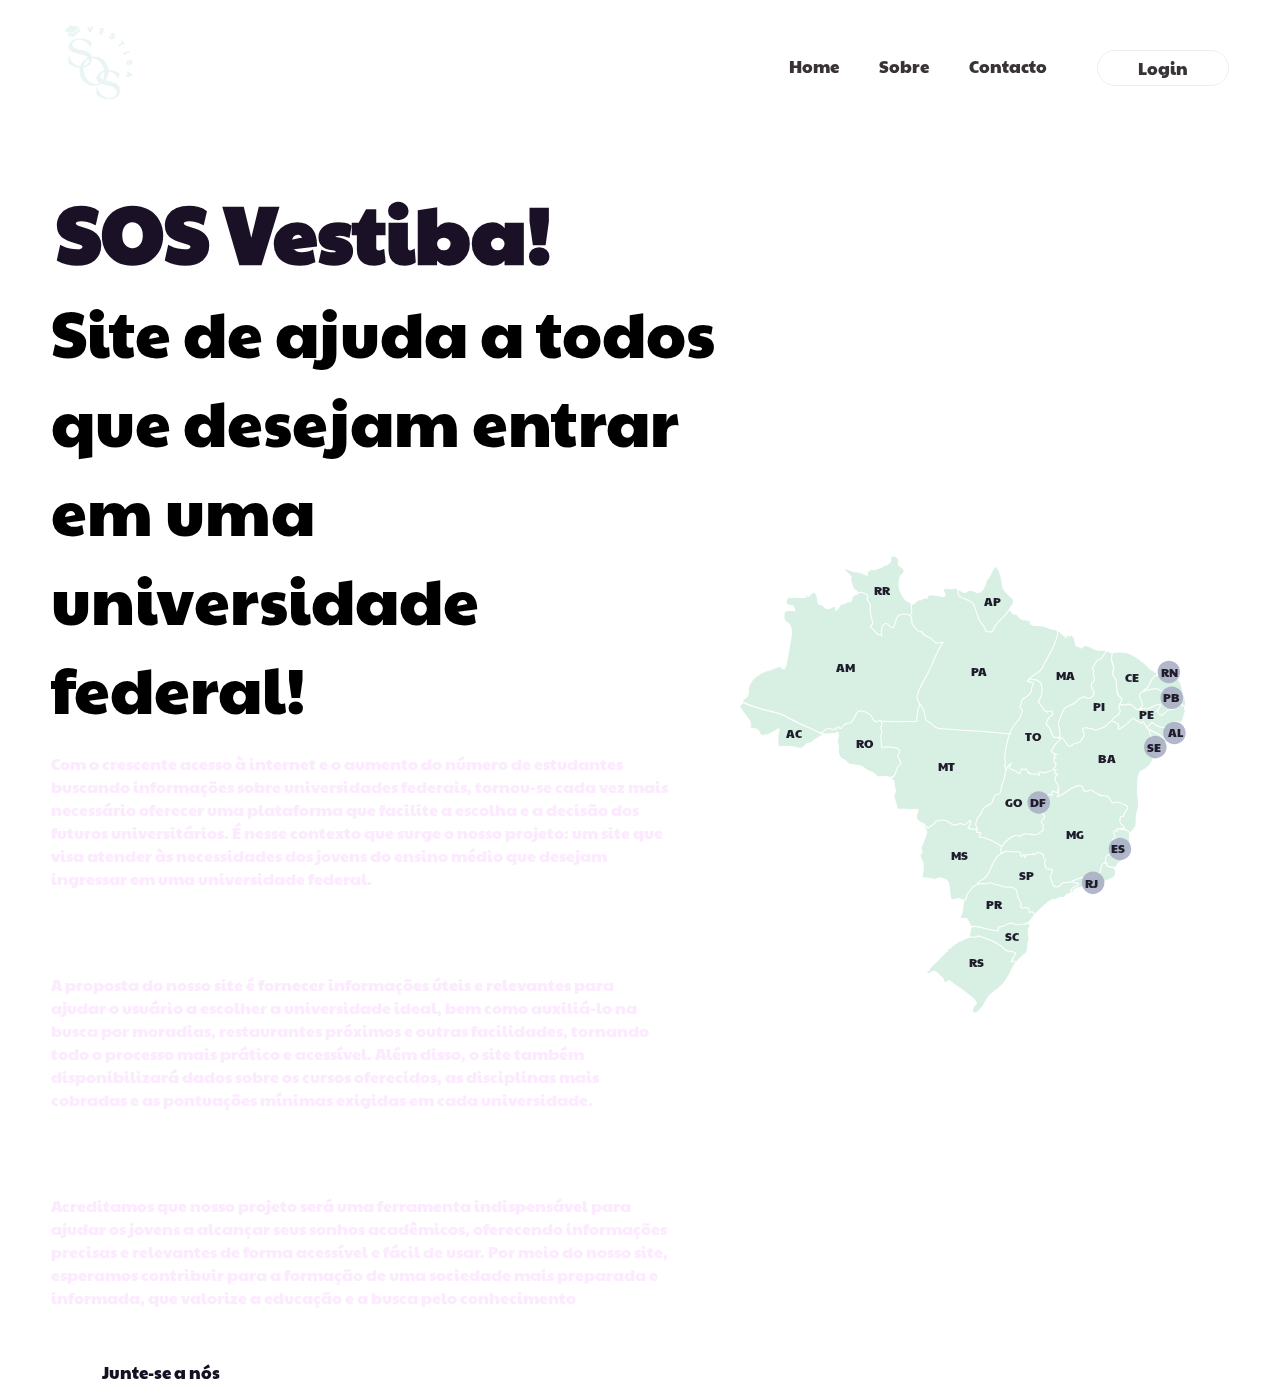
<file: testesHtml/teste1.html>
<!DOCTYPE html>
<html lang="en">

<head>
	<meta charset="UTF-8">
	<meta http-equiv="X-UA-Compatible" content="IE=edge">
	<meta name="viewport" content="width=device-width, initial-scale=1.0">
	<link rel="stylesheet" href="../testesCss/teste1.css">
	<title>Landing Page</title>
</head>

<body>
	<div id="background"></div>
	<div class="container">
		<nav>
			<div class="logo">
				 <img src="../img/logo2.png" width="100%">
			</div>

			<ul>
				<li> <a href="#">Home</a> </li>
				<li> <a href="#">Sobre</a> </li>
				<li> <a href="#">Contacto</a> </li>
				<li class="lg"> <a href="#">Login</a> </li>
			</ul>

			<div class="menu-icon">
				<img src="../img/menu.png">
			</div>

		</nav>

		<main>
			<div class="main__text">
				<h1> <b>SOS Vestiba!</b> <strong>Site de ajuda a todos que desejam entrar em uma universidade federal! </strong> </h1>

				<p><span>Com</span> o crescente acesso à internet e o aumento do número de estudantes buscando informações sobre universidades
					federais, tornou-se cada vez mais necessário oferecer uma plataforma que facilite a escolha e a decisão dos
					futuros universitários. É nesse contexto que surge o nosso projeto: um site que visa atender às necessidades dos
					jovens do ensino médio que desejam ingressar em uma universidade federal.</p><br>
			
				  <p><span>A</span> proposta do nosso site é fornecer informações úteis e relevantes para ajudar o usuário a escolher a
					universidade ideal, bem como auxiliá-lo na busca por moradias, restaurantes próximos e outras facilidades,
					tornando todo o processo mais prático e acessível. Além disso, o site também disponibilizará dados sobre os
					cursos oferecidos, as disciplinas mais cobradas e as pontuações mínimas exigidas em cada universidade.</p><br>
			
				  <p><span>Acreditamos</span> que nosso projeto será uma ferramenta indispensável para ajudar os jovens a alcançar seus sonhos
					acadêmicos, oferecendo informações precisas e relevantes de forma acessível e fácil de usar. Por meio do nosso
					site, esperamos contribuir para a formação de uma sociedade mais preparada e informada, que valorize a educação
					e a busca pelo conhecimento
				  </p>
				<button>Junte-se a nós</button>
			</div>
			<div class="main__img">
				<svg version="1.1" id="svg-map" xmlns="http://www.w3.org/2000/svg" xmlns:xlink="http://www.w3.org/1999/xlink"
				x="0px" y="0px" width="450px" height="460px" viewBox="0 0 450 460" enable-background="new 0 0 450 460"
				xml:space="preserve">
				<g>
					<a xlink:href="#tocantins">
						<title>Tocantins</title>
						<path stroke="#FFFFFF" stroke-width="1.0404" stroke-linecap="round" stroke-linejoin="round" d="M289.558,235.641
				  c16.104,0.575,44.973-31.647,44.835-45.259c-0.136-13.612-17.227-58.446-22.349-66.088c-5.122-7.628-37.905,2.506-37.905,2.506
				  S234.852,233.695,289.558,235.641z"></path>
						<text transform="matrix(1 0 0 1 287.0137 188.3208)" fill="#FFFFFF">TO</text>
					</a>
					<a xlink:href="#bahia">
						<title>Bahia</title>
						<path stroke="#FFFFFF" stroke-width="1.0404" stroke-linecap="round" stroke-linejoin="round"
							d="M313.276,197.775
				  c2.084-2.739,3.506-7.012,6.464-8.764c1.641-0.973,3.232-4.684,4.271-5.163c2.304-1.014,12.161-25.143,20.706-22.513
				  c1.095,0.342,29.881,3.478,32.153,7.532c2.246-0.506,17.582-8.804,25.829-4.999c9.172,4.246,11.225,20.679,11.2,20.843
				  c0.107,0.328-0.823,5.765-0.985,5.929c-1.15,1-5.258-0.807-4.22,2.138c1.317,3.751,5.094,10.583,9.97,6.613
				  c-3.669,6.574-6.846,16.022-13.966,17.747c-5.808,1.411-4.605,13.421-5.178,18.037c-0.465,3.75,0.192,8.448,1.014,12.117
				  c1.148,4.959-0.821,8.6-1.808,13.42c-0.822,4.162-0.219,8.299-0.987,12.297c-0.271,1.286-4.407,5.723-5.559,7.148
				  c-1.616-1.426-63.952-37.248-73.1-36.265c1.149-3.738,2.438-9.559-0.741-12.723c-8.625-8.572-0.135-19.335-0.162-19.432
				  c-0.546-1.725-5.396-6.079-0.026-7.175c-3.175,0.959-1.944-4.027,0.875-3.012C316.726,200.733,314.044,200.527,313.276,197.775z"></path>
						<text transform="matrix(1 0 0 1 359.7324 210.1221)" fill="#FFFFFF">BA</text>
					</a>
					<a xlink:href="#sergipe">
						<title>Sergipe</title>
						<path stroke="#FFFFFF" stroke-width="1.0404" stroke-linecap="round" stroke-linejoin="round" d="M408.561,191.735
				  c0.521-1.505,2.465-0.725,3.533-0.794c2.273-0.164,0.494-2.738,1.095-3.778c2.026-3.793-2.738-5.999-1.998-10.408
				  c4.024,1.931,9.448,3.397,12.408,6.89c1.343,1.533,5.504,2.656,5.832,4.847c-6.822,0.384-6.901,8.819-11.942,11.572
				  C413.545,202.212,407.055,193.721,408.561,191.735z"></path>
						<path class="circle" d="M417.324,182.854c6.214,0,11.266,5.035,11.266,11.262c0,6.208-5.052,11.261-11.266,11.261
				  c-6.238,0-11.258-5.053-11.258-11.261C406.063,187.89,411.084,182.854,417.324,182.854z"></path>
						<text transform="matrix(1 0 0 1 408.9121 198.6689)" fill="#FFFFFF">SE</text>
					</a>
					<a xlink:href="#pernambuco">
						<title>Pernambuco</title>
						<path stroke="#FFFFFF" stroke-width="1.0404" stroke-linecap="round" stroke-linejoin="round" d="M373.011,167.238
				  c2.709-0.795,6.218-14.106,8.325-15.106c4.136-1.986,17.255-1.437,17.8,4.903c-0.437-0.068,8.189-2.273,7.479-1.466
				  c1.7-0.711,10.518-4.723,12.599-4.82c0.274-0.013,4.603,0.905,3.068,2.315c-0.464,0.439,4.219,3.698,10.789,3.45
				  c4.66-0.176,5.179-3.436,8.627-4.409c5.89-1.67,4.737,3.698,5.589,6.943c-1.182,2.684-1.646,5.586-2.74,8.285
				  c-1.533,3.792-9.804,9.791-13.39,12.119c-7.287,4.778-21.802-4.067-22.762-5.67c-0.602-0.985-2.55-5.121-3.178-5.107
				  c-0.629,0.356-1.04,0.861-1.287,1.519c-0.904-0.013-7.256-3.533-7.502-4.655c-4.769-1.151-5.425,6.108-8.957,6.19
				  c0.219,0.108-8.244,6.681-7.506,3.314C383.556,170.4,374.241,168.566,373.011,167.238z"></path>
						<text transform="matrix(1 0 0 1 401.3984 165.8003)" fill="#FFFFFF">PE</text>
					</a>
					<a xlink:href="#alagoas">
						<title>Alagoas</title>
						<path stroke="#FFFFFF" stroke-width="1.0404" stroke-linecap="round" stroke-linejoin="round" d="M413.953,169.018
				  c3.78,3.313,9.424,5.505,12.547,5.491c3.229-0.013,5.009-3.328,7.421-4.794c1.177-0.712,10.297-1.93,9.174,1.042
				  c-1.807,4.848-7.122,8.585-10.024,12.789c-2.792,2-3.423,7.093-6.354,1.864c-3.259,0.424-3.722-4.424-6.957-4.477
				  c-3.668-2.261-7.998-3.769-11.201-6.342C410.615,172.646,412.751,171.359,413.953,169.018z"></path>
						<path class="circle" d="M436.423,168.763c6.236,0,11.258,5.054,11.258,11.278c0,6.207-5.02,11.259-11.258,11.259
				  c-6.241,0-11.263-5.052-11.263-11.259C425.16,173.816,430.182,168.763,436.423,168.763z"></path>
						<text transform="matrix(1 0 0 1 429.7891 183.895)" fill="#FFFFFF">AL</text>
					</a>
					<a xlink:href="#riograndedonorte">
						<title>Rio Grande do Norte</title>
						<path stroke="#FFFFFF" stroke-width="1.0404" stroke-linecap="round" stroke-linejoin="round"
							d="M404.698,138.795
				  c2.383-4.027,6.574-6.123,8.49-11.149c1.973-5.107,3.834-5.818,8.764-4.642c5.041,1.207,9.339,0.837,14.57,1.671
				  c7.534,1.193,6.848,10.968,9.206,16.516c-1.919,1.096-13.972,0.521-15.064-1.657c-1.041-2.067-2.904,7.107-5.094,7.3
				  c1.532-5.847-12.654,1.78-5.424-8.683c2.545-3.67-6.302-0.808-6.711,0.725C410.121,144.013,407.217,139.151,404.698,138.795z"></path>
						<path class="circle" d="M430.827,107.798c6.241,0,11.261,5.039,11.261,11.261c0,6.224-5.02,11.261-11.261,11.261
				  c-6.209,0-11.26-5.037-11.26-11.261C419.567,112.837,424.618,107.798,430.827,107.798z"></path>
						<text transform="matrix(1 0 0 1 422.541 123.9009)" fill="#FFFFFF">RN</text>
					</a>
					<a xlink:href="#ceara">
						<title>Ceará</title>
						<path stroke="#FFFFFF" stroke-width="1.0404" stroke-linecap="round" stroke-linejoin="round" d="M372.379,104.409
				  c0.437-1.368,2.961-3.627,1.043-5.025c12.106-1.328,17.581-0.849,27.66,6.723c4.026,3.054,6.822,5.574,10.571,9.147
				  c1.317,1.273,7.614,4.313,7.914,6.164c-0.054-0.316-5.396,3.696-5.997,5.217c-1.066,2.684-2.659,6.093-4.3,8.298
				  c0.025-0.055-6.903,3.957-3.532,4.217c-4.41,3.821-1.015,8.135-0.797,11.517c0.196,2.767-4.38,7.587-6.765,5.422
				  c-2.244-1.999-3.998-5.711-7.779-5.094c-1.998,0.329-5.476,2.189-7.612,0.479c-2.52-2.054,3.669-5.162-0.545-7.354
				  c-6.987-3.615-1.264-15.393-6.684-20.239c-3.504-3.136,1.753-7.313,0.109-10.749C374.952,111.68,373.694,105.244,372.379,104.409
				  C373.035,102.314,374.815,105.971,372.379,104.409z"></path>
						<text transform="matrix(1 0 0 1 386.8379 129.0347)" fill="#FFFFFF">CE</text>
					</a>
					<a xlink:href="#piaui">
						<title>Piauí</title>
						<path stroke="#FFFFFF" stroke-width="1.0404" stroke-linecap="round" stroke-linejoin="round" d="M320.781,185.478
				  c2.465-5.149-7.505-20.801-7.505-20.801s47.354-65.868,54.285-66.841c0.299-0.042,6.243,1.768,6.463,2.219
				  c0.438,0.863-0.821,5.244-0.685,6.587c0.275,2.629,2.879,6.587,2.328,8.684c-1.15,4.736-1.863,6.134,1.369,9.901
				  c2.794,3.245,0.325,10.16,2.544,14.269c-1.778,4.23,4.768,3.656,3.943,7.613c-0.655,3.163-5.424,7.655-1.176,10.312
				  c0.274,4.642-4.685,4.983-6.79,7.818c-2.631,2.835-5.535,5.013-7.999,7.888c-0.55,0.671-8.821,4.096-9.998,4.082
				  c0.302-0.301-17.665-6.449-11.967,2.354c2.463,3.808-1.505,5.56-3.177,8.778c-0.633,2.164-5.836,0.958-7.836,3.205
				  C328.176,198.748,327.409,180.727,320.781,185.478z"></path>
						<text transform="matrix(1 0 0 1 355.127 158.1045)" fill="#FFFFFF">PI</text>
					</a>
					<a xlink:href="#maranhao">
						<title>Maranhão</title>
						<path stroke="#FFFFFF" stroke-width="1.0404" stroke-linecap="round" stroke-linejoin="round" d="M288.845,127.827
				  c4.108-2.726,31.195-48.985,31.386-50.395c1.235,0.397,6.084,7.435,7.562,5.025c0.493,0.013-0.328,2.15-0.547,2.396
				  c-0.054-0.135,2.189-2.286,2.52-2.436c0.521-0.233,1.948,1.903,3.451-0.726c5.642,1.575,1.314,14.31,9.121,11.694
				  c-1.147,0.384,1.452,0.74,0.848,1.905c5.095-6.587,8.488-0.027,15.337,1.491c2.025,0.466,6.243,0.575,8.162,0.207
				  c3.808-0.823-2.082,6.847-2.082,6.887c-1.369,2.986-5.041,1.713-6.818,5.683c-0.684,1.549-3.506,4.327-3.042,6.148
				  c0.494,1.781,2.081,2.863,0.274,4.629c0.603,2.793,3.066,7.109-0.385,9.12c-4.601,4.383,2.304,7.52,1.316,11.598
				  c-0.9,3.726-6.244,5.725-9.147,2.78c-4.847-0.11-6.872,3.821-10.406,6.45c-2.74,2.041-8.793,2.493-10.327,5.642
				  c-1.918,3.929-3.699,8.763-5.341,12.79c-1.699,4.204,6.383,18.762-4.328,15.611c-0.932-0.273-3.396-4.725-3.396-5.738
				  c-0.081-3.739-2.738-4.176-4.821-7.477c0.356-3.025,2.466-6.929,4.766-8.052c3.342-1.63,1.919-6.629-2.466-4.465
				  c-3.505,1.726-4.709-2.794-6.958-5.287c0.548,0.59-3.064-4.696-3.146-3.697c0.19-1.89,2.876-5.833,3.341-8.448
				  c0.575-3.259,0.52-6.764-0.521-10.105c-0.63-2.068-4.656-4.521-6.518-4.437c-1.289,0.287-2.443,0-3.427-0.878
				  C290.983,125.675,290.983,128.044,288.845,127.827z"></path>
						<text transform="matrix(1 0 0 1 318.2754 126.7036)" fill="#FFFFFF">MA</text>
					</a>
					<a xlink:href="#amapa">
						<title>Amapá</title>
						<path stroke="#FFFFFF" stroke-width="1.0404" stroke-linecap="round" stroke-linejoin="round" d="M225.198,39.089
				  c3.274,1.165,3.985-1.315,6.572-1.74c3.616-0.603,5.683,2.725,9.037,2.067c4.055-0.78,7.093-8.025,7.314-11.598
				  c4.492-3.534,5.503-11.258,9.42-14.68c6.055,4.258,6.11,15.788,7.589,22.485c-0.164,0.083,6.57,7.998,7.944,8.682
				  c3.396,1.657,3.366,6.203,0.078,9.34c-3.777,3.587-7.449,34.275-7.449,34.275h-46.489c0,0,0.932-50.366,0-51.449
				  C221.814,36.458,223.334,38.417,225.198,39.089z"></path>
						<text transform="matrix(1 0 0 1 245.9023 52.6099)" fill="#FFFFFF">AP</text>
					</a>
					<a xlink:href="#para">
						<title>Pará</title>
						<path stroke="#FFFFFF" stroke-width="1.0404" stroke-linecap="round" stroke-linejoin="round" d="M173.378,50.619
				  c2.259,2.63,5.629-4.478,7.901-3.82c3.19,0.918,1.478-1.108,5.026-1.752c1.931,0.806,3.096,0.273,3.519-1.631
				  c0.535-1.26,1.453-1.726,2.725-1.384c1.768-1.684,13.558,3.603,14.68,0.384c0.629-1.821-4.287-5.709-0.302-6.997
				  c1.643-0.533,6.012,0.808,8.75-0.068c3.986-1.288,4.876,2.684,4.382,6.066c0.631,3.587,13.145,5.766,12.982,7.97
				  c3.589-1.518,5.354,12.763,7.105,14.447c0.357,4.26,6.304,8.585,7.07,12.544c0.628,3.396,7.065,3.616,8.213,0.095
				  c2.578-8.133,9.696-10.022,13.475-16.651c4.603-8.038,3.725,3.752,8.955,1.067c2.11,0.411,2.876,3.629,4.574,4.724
				  c3.18,2.027,7.779,0.974,10.572,3.013c-4.192,4.382,8.188,3.752,9.231,3.875c4.682,0.575,8.104,2.383,11.855,3.629
				  c-0.164-0.069,4.792,0.52,5.178,1.245c2.026,3.767-4.904,19.214-6.382,21.486c-1.121,1.713-2.932,4.985-3.727,6.834
				  c-0.902,2.026-4.764,7.313-4.655,9.229c-1.888,0.972-2.248,4.835-5.012,4.328c-3.096,3.026-8.187,4.999-10.27,8.956
				  c2.057,0.781,8.325,1.041,5.311,4.272c-0.821,0.877-1.094,5.533-1.615,6.833c-0.575,1.384-4.464,4.779-6.108,5.34
				  c-4.107,1.426-2.736,4.135-4.271,7.655c-0.933,2.054-0.546,3.491,1.756,4.339c-0.083,2.835-0.988,5.575-2.385,7.998
				  c-3.041,5.245-9.009,9.818-10.079,16.27c-3.261,3.408-87.066-1.22-87.464-2.644c-1.423-5.012,1.508-24.006-2.808-27.88
				  c-0.19-2.082-29.893-6.299-30.714-8.081C150.016,140.479,173.173,58.561,173.378,50.619z M319.139,77.664
				  C319.302,76.912,319.74,78.76,319.139,77.664z"></path>
						<text transform="matrix(1 0 0 1 232.7725 122.5137)" fill="#FFFFFF">PA</text>
					</a>
					<a xlink:href="#roraima">
						<title>Roraima</title>
						<path stroke="#FFFFFF" stroke-width="1.0404" stroke-linecap="round" stroke-linejoin="round" d="M113.18,24.107
				  c-0.972-2.753-7.861-5.889-6.999-8.984c0.068-0.232,13.229,6.053,12.79,2.808c0.398,1.329,1.219,1.889,2.439,1.685
				  c1.889-1.301,7.148,4.204,8.216,1.889c0.438-0.959-1.657-3.753,0.74-3.848c1.026,0.438,1.534,0.164,1.52-0.822
				  c0.835-1.752,3.575,0.219,4.793,0.083c0.767-1.056,10.625-3.026,9.037-5.094c1.37,0.438,4.574,0.808,4.63-1.547
				  c4.546-2.054,1.15-4.409,2.644-6.354c2.177-2.82,9.791,0.809,7.327,5.738c-1.972,3.93,7.121,4.027,5.724,9.366
				  c-0.452,1.686-2.479,2.724-3.423,3.971c-1.179,1.546-1.836,9.243-1.356,11.53c1.041,4.889,3.231,8.695,6.134,12.16
				  c1.712,2.027,5.614,2.261,5.724,4.369c0.164,2.945,1.165,6.177,0.329,9.092c-1.547,5.424-36.618,30.471-36.618,30.471
				  s-12.517-52.736-20.335-54.063C115.261,36.417,111.523,25.682,113.18,24.107z"></path>
						<text transform="matrix(1 0 0 1 136.2939 42.3862)" fill="#FFFFFF">RR</text>
					</a>
					<a xlink:href="#amazonas">
						<title>Amazonas</title>
						<path stroke="#FFFFFF" stroke-width="1.0404" stroke-linecap="round" stroke-linejoin="round"
							d="M10.078,136.412
				  c1.15-4.972,4.258-10.394,8.215-13.105c4.41-3.027,7.656-5.71,13.105-6.082c2.165-0.149,10.216-5.75,11.983-2.984
				  c3.711,5.765,4.998-3.739,5.574-7.025c1.726-9.667,3.697-19.322,4.86-29.086c-0.342-1.356-2.013-6.231-2.833-7.163
				  c-1.453-1.616-4.287-2.122-4.768-4.544c-0.272-1.452-0.574-7.258,1.109-8.121c3.494-1.768,6.547-0.042,9.737-0.89
				  c-2.561-4.053,0.302-4.327-5.532-5.135c-3.438-0.466-3.971-2.466-2.738-6.368c1.053-3.3,15.898-1,19.088-1.396
				  c-1.534,0.178-1.11-2.479-0.042-2.616c1.274-0.165,1.576,2.684,3.165,0.998c1.286-1.395,3.189-2.915,4.6-3.751
				  c2.438-1.45,4.533,8.217,4.465,9.833c-0.041,0.78-0.137,2.438,1.177,2.246c3.012-0.466,4.219,2.849,7.273,4.231
				  c3.778,1.713,3.929-1.355,7.023-2.068c4.301-0.985,0.711,3.396,2.383,3.793c1.589,0.385,3.806-4.969,4.821-5.572
				  c0.93-0.533,3.725-0.753,4.846-1.602c3.013-2.245,1.933-1.686,3.492-1.206c3.478,1.041,2.233-8.367,6.491-7.066
				  c1.822-0.466,3.643-2.34,5.533-2.423c1.041-0.043,6.066,2.287,6.544,3.147c0.589,1.465,0.316,2.795-0.793,3.986
				  c1.575,1.425,2.698,3.149,3.355,5.162c0.904,2.862-1.286,6.807,0.588,9.299c-0.22,6.655,4.808,7.887-0.396,12.597
				  c0.192-0.178,6.711,7.067,7.121,8.039c0.971-0.711,4.066,0.849,4.381,1.535c-1.658-3.629,0.547-17.09,6.628-10.915
				  c7.203,7.327,5.491-3.615,9.148-8.627c2.834-3.875,14.597-3.136,14.077,3.246c-1.082,3.273,6.271,14.256,9.667,11.436
				  c2.26,5.737,6.889,4.285,10.407,8.051c5.094,5.464,4.37,3.396,11.313,2.848c-2.259,3.602-3.425,4.808-5.272,8.86
				  c-3.149,6.862-6.15,13.776-9.204,20.678c-2.437,5.505-14.843,23.471-11.105,28.442c4.806,6.395,9.339,30.183,11.324,29.934
				  c-6.162-0.26-48.079-10.625-51.652-8.105c-1.453,1.013-53.626,10.503-55.9,10.819c-6.369,0.875-18.09-7.272-23.719-10.136
				  c-8.601-4.381-16.61-8.981-26.088-11.05c-10.282-2.259-20.635-4.793-29.878-10.011C4.121,145.766,12.433,144.779,10.078,136.412z"></path>
						<text transform="matrix(1 0 0 1 98.1406 119.0591)" fill="#FFFFFF">AM</text>
					</a>
					<a xlink:href="#acre">
						<title>Acre</title>
						<path stroke="#FFFFFF" stroke-width="1.0404" stroke-linecap="round" stroke-linejoin="round"
							d="M3.656,148.545
				  c12.557,7.544,27.524,8.367,41.082,13.2c12.802,8.065,27.278,12.845,40.616,19.872c-2.834,1.205-7.587,4.382-9.983,6.395
				  c-2.93,2.45-1.3,2.04-4.628,1.957c-2.93-0.069-3.957,4.615-7.203,5.259c-2.999,0.603-7.161-1.958-10.995-1.697
				  c-1.905,0.136-11.969-0.056-12.64,0.603c0.313-3.642-0.385-7.299-0.165-10.941c0.096-1.439,1.998-6.533,1.245-7.451
				  c-6.82,3.149-8.339,7.19-16.733,7.013c-2.136-0.042-2.562-2.492-3.081-4.001c-1.247-3.572-7.218-3.422-10.559-3.778
				  c6.299-3.41-3.107-11.9-5.216-15.679c-0.52-0.918-3.588-4.655-3.629-5.957C1.642,150.174,6.612,151.968,3.656,148.545z"></path>
						<text transform="matrix(1 0 0 1 47.7017 184.9355)" fill="#FFFFFF">AC</text>
					</a><a xlink:href="#rondonia">
						<title>Rondônia</title>
						<path stroke="#FFFFFF" stroke-width="1.0404" stroke-linecap="round" stroke-linejoin="round" d="M83.34,180.232
				  c0.931-1.574,5.341-4.668,6.312-4.656c1.355-0.067,2.671,0.138,3.958,0.603c3.012,1.44,2.039-1.135,5.341-0.123
				  c-1.274-2.287,3.793-2.943,2.86-0.315c3.068,0.247,2.725-4.683,6.668-5.12c4.438-0.508,5.054-0.646,7.122-4.534
				  c0.135-0.246,2.628-5.519,2.752-5.025c2.191-6.491,14.585-0.878,15.638,3.355c0.397,1.615,1.834,3.137,3.642,4.369
				  c1.246,0.862,6.327-3.999,6.134,1.314c-0.78,1.274,26.663,7.656,30.005,19.282c3.82,13.338-16.421,32.167-18.173,34.043
				  c-4.464,1.191-2.039,1.726-6.6,0.15c-2.574-0.875-6.422,0.986-9.08,0.289c-2.409-0.645-3.041-3.957-5.86-4.683
				  c-3.055-0.78-5.423-1.795-7.654-3.93c-4.041-3.876-8.983-2.645-14.475-3.808c-1.835-0.083-6.053-6.779-7.874-5.327
				  c-1.821-0.438-5.381-9.094-3.397-11.204c0.124-1.67-0.26-3.204-1.163-4.627c-0.986-2.644,1.041-5.026,0.863-7.806
				  c-0.384-6.081-1.028-1.986-3.382-1.903C94.336,180.686,85.957,181.671,83.34,180.232z"></path>
						<text transform="matrix(1 0 0 1 118.1299 195.3193)" fill="#FFFFFF">RO</text>
					</a>
					<a xlink:href="#matogrosso">
						<title>Mato Grosso</title>
						<path stroke="#FFFFFF" stroke-width="1.0404" stroke-linecap="round" stroke-linejoin="round" d="M142.237,173.962
				  c4-0.316-1.888-6.452,5-5.738c7.914,0.808,16.295,0.328,24.279,0.218c1.629-0.013,8.902,1.288,7.395-1.833
				  c-1.192-2.453,1.821-6.425,0.425-9.725c2.027-0.864,1.289-3.807,2.629-5.107c1.151-1.123,4.176,7.244,4.436,7.819
				  c1.097,2.451,0.398,5.478,1.932,7.654c1.41,1.987,4.574,2.136,5.889,4.259c3.136,5.136,10.845,4.137,17.13,4.657
				  c20.159,1.656,40.356,2.669,60.486,4.752c-3.48,7.763-3.999,14.912-5.122,22.552c-0.437,2.972,1.863,7.163-0.056,10.065
				  c1.945,1.287,1.346,2.753,1.424,4.409c1.151,25.129-20.429,60.186-33.548,58.569c-10.914-1.369-45.3,0.058-46.928-3.396
				  c-1.165-3.944-6.136-2.658-8.395-6.603c-2.301-4.051,0.684-6.299,0.737-10.242c-6.997,0.603-14.09-0.384-21.102-0.324
				  c0.793-5.016-3.725-9.288-2.929-13.809c0.519-3.025,2.726-2.916,0.932-6.79c-1.206-2.589-0.261-4.247-0.699-6.382
				  c-0.289-1.385-1.042-1.876-2.124-2.424c-2.931-1.493,1.246-2.48,2.056-3.644c1.726-2.465,3.299-11.394,6.545-11.612
				  c1.219-1.999-1.781-3.643-1.465-5.56c-3.902-3.588,0.506-4.643,0.369-7.984c-0.151-3.627-9.654-3.944-12.256-3.751
				  c-1.821,0.137-4.109,0.562-5.888-0.094c0.493-3.521-0.521-6.054-0.535-9.217c-0.014-2.286,1.288-5.177,0.835-7.45
				  C143.581,176.618,141.937,174.714,142.237,173.962z"></path>
						<text transform="matrix(1 0 0 1 200.0244 218.4175)" fill="#FFFFFF">MT</text>
					</a>
					<a xlink:href="#matogrossodosul">
						<title>Mato Grosso do Sul</title>
						<path stroke="#FFFFFF" stroke-width="1.0404" stroke-linecap="round" stroke-linejoin="round"
							d="M183.198,294.536
				  c2.136-4.464,3.177-9.394,5.312-13.61c1.712-3.344-4.067-7.587-2.423-9.807c0.027-0.026,2.738,3.641,3.917,3.725
				  c3.204-1.534,4.807-2.272,6.984-5.228c2.615-3.59,10.832-3.014,14.051-0.305c1.259,1.041,3.068,2.107,4.668,2.574
				  c3.163,0.934,5.889-3.013,8.559-0.873c3.724,2.982,4.626-1.862,7.86-3.509c1.945-1.012-1.768,8.465-2.244,7.781
				  c2.463,0.959,4.285,0.901,6.82,0.959c3.504,0.081,1.805,1.205,2.436,3.339c0.466,1.564,28.948-5.997,29.416,0.578
				  c0.302,3.837-0.987,61.813-0.987,61.813s-39.532,5.533-41.602,5.286c-3.889-0.492-3.587-3.231-8.063-0.933
				  c-2.028,0.329-6.012,1.205-5.177-2.409c-2.013-4.354-0.111-14.625-4.849-17.088c-1.206-0.659-7.092-2.36-7.504-1.945
				  c-1.699,1.777-3.739,1.562-6.121,1.121c-2.904,0.027-5.629-1.614-8.243-1.203c-4.178,0.656-0.603-2.986-1.645-3.535
				  c0.932-2.847,1.411-9.912,0.453-11.856c-0.165-0.331-3.52-7.232-2.547-8.108C186.306,297.688,182.334,299.415,183.198,294.536z"></path>
						<text transform="matrix(1 0 0 1 213.2939 306.7236)" fill="#FFFFFF">MS</text>
					</a>
					<a xlink:href="#goias">
						<title>Goiás</title>
						<path stroke="#FFFFFF" stroke-width="1.0404" stroke-linecap="round" stroke-linejoin="round"
							d="M237.768,270.519
				  c0.628-2.904,1.835-7.396,4.709-8.766c1.015-1.644,1.754-5.147,2.275-5.586c2.408-2.247,3.889-3.783,6.63-4.656
				  c3.723-1.205,3.338-5.342,4.846-8.165c1.504-2.845,4.736-1.15,5.942-3.382c1.479-2.834,0.741-6.161,2.189-8.874
				  c2.902-5.531,1.862-17.363,8.656-20.567c-4.878,7.641,3.698,4.971,7.201,9.449c2.273,1.738,2.164-1.822,2.71-3.055
				  c1.618-3.533,2.878,2.247,4.52-1.533c0.413,0.37,4.136,5.765,3.427,5.601c-0.029-0.931,0.326-1.408,1.037-1.438
				  c0.108,0.534,0.274,1.013,0.602,1.452c-0.602-0.261,9.697-0.095,8.82,1.534c0.36-0.657-0.602-3.11,0.221-3.438
				  c1.039-0.411,3.971,1.368,6.351,0.438c1.045-0.397,7.889-2.807,7.671-3.683c0.767,0.905,1.262,2.67,2.85,1.286
				  c-2.632,2.274-2.576,4.466,1.258,3.821c-1.861,1.438-2.846,4.341-2.382,6.547c0.357,1.643,3.752,5.973,3.478,6.751
				  c-1.78,0.315,0.602,5.438-2.325,6.078c-3.181,0.701-3.973-5.53-4.3,0.688c-0.164,1.48-1.097,1.67-2.768,0.576
				  c-3.288,0.327-0.549,2.19-1.121,3.888c-0.988,2.902,2.792,6.437-2.411,6.764c-3.586,0.219-2.682,1.341-2.682-2.739
				  c-0.028-4.573-12.054-3.643-10.218,0.521c-4.901,6.355,12.05-0.326,9.668,6.355c-1.313,3.752,15.83,28.211,10.406,25.416
				  c-1.944-0.986-50.804,10.271-49.982,12.105c-5.012-2.136-11.804-7.941-17.391-8.162c-0.438-2.189-3.618-1.284-5.095-1.533
				  c-3.724-0.604,1.04-3.231,0.22-4.109c-1.89-1.916-4.382,1.756-3.588-3.012C239.602,274.627,237.055,273.038,237.768,270.519z"></path>
						<text transform="matrix(1 0 0 1 266.9111 254.2139)" fill="#FFFFFF">GO</text>
					</a>
					<a xlink:href="#parana">
						<title>Paraná</title>
						<path stroke="#FFFFFF" stroke-width="1.0404" stroke-linecap="round" stroke-linejoin="round" d="M222.225,363.694
				  c1.807-2.138,1.889-4.881,2.424-7.479c0.301-1.453,0.465-7.86,1.369-8.736c2.3-0.684,2.3-3.315,2.726-5.204
				  c0.616-2.738,2.821-2.958,3.984-5.616c4.369-9.91,38.947-9.529,46.476-9.227c4.658,0.193,15.775,34.563,17.916,33.794
				  c-1.728,2.19-5.754,8.929-8.41,8.984c-4.054,0.057-14.215,14.68-14.215,14.68s-37.329-12.05-40.287-11.285
				  c-3.875-1.449-2.698-6.491-6.054-8.216C226.663,364.623,222.498,367.8,222.225,363.694z"></path>
						<text transform="matrix(1 0 0 1 248.4453 356.1045)" fill="#FFFFFF">PR</text>
					</a>
					<a xlink:href="#santacatarina">
						<title>Santa Catarina</title>
						<path stroke="#FFFFFF" stroke-width="1.0404" stroke-linecap="round" stroke-linejoin="round" d="M231.029,383.959
				  c1.669-3.338-0.284-10.516,4.573-10.569c6.631-0.109,13.639,3.559,20.402,3.888c1.317,0.055,5.231,2.163,4.357-1.15
				  c-1.095-4.164,3.945-1.863,5.67-3.179c2.274-1.724,8.187-4.106,11.311-1.367c1.423,1.809,20.05-5.395,13.284,3.946
				  c-1.368,1.395,0.713,10.789,0.466,10.734c-3.449,4.438,1.726,11.666-5.096,15.334c-2.901,1.536-7.284,7.779-9.64,9.995
				  C276.085,411.866,233.534,382.918,231.029,383.959z"></path>
						<text transform="matrix(1 0 0 1 266.9111 387.7646)" fill="#FFFFFF">SC</text>
					</a>
					<a xlink:href="#riograndedosul">
						<title>Rio Grande do Sul</title>
						<path stroke="#FFFFFF" stroke-width="1.0404" stroke-linecap="round" stroke-linejoin="round"
							d="M191.236,416.881
				  c0.52-2.684,7.38-8.409,9.477-10.351c0.37-0.359,8.599-10.08,9.174-8.329c-1.301-3.89,2.781-1.589,3.917-4.819
				  c0.26-0.521,7.04-4.821,7.109-4.795c1.436-0.191,6.721-3.695,7.421-3.257c1.204-2.028,8.927-1.479,8.653-0.824
				  c1.165-0.38,2.284-0.877,3.326-1.479c0.221-0.821,22.459,7.533,24.319,11.531c2.523,5.34,12.217,2.822,13.15,5.563
				  c0.106,0.275-5.809,9.339-3.89,9.173c-0.985,0.08,3.204-2.875,3.834,0.409c-2.793,3.619-4.6,7.834-6.571,11.944
				  c-3.696,7.614-8.872,12.765-15.886,17.42c-7.394,4.902-7.339,11.941-13.257,17.693c-8.091,7.942-10.159-0.574-4.08-5.752
				  c3.806-3.231-22.527-19.746-25.578-22.732c-1.918-1.862-2.384,0.274-4.219,1.15c-2.547,1.205-1.917-2.822-3.588-4.273
				  c-2.3-1.999-4.793-5.479-7.737-6.68c-3.478-1.367-5.615,5.145-9.052,0.821C189.168,418.854,190.332,418.032,191.236,416.881z"></path>
						<text transform="matrix(1 0 0 1 231.0313 414.4658)" fill="#FFFFFF">RS</text>
					</a>
					<a xlink:href="#saopaulo">
						<title>São Paulo</title>
						<path stroke="#FFFFFF" stroke-width="1.0404" stroke-linecap="round" stroke-linejoin="round" d="M239.3,330.554
				  c3.26-4.356,9.56-5.039,11.531-10.792c1.369-3.942,3.889-8.818,6.135-13.036c1.561-2.957,7.749-7.121,10.517-8.65
				  c0.383-0.196,32.974-6.138,42.234-1.701c20.265,9.724,26.017,33.879,27.854,33.304c4.408-1.425,5.34,3.778,2.106,4.49
				  c-1.754,0.413-6.519,1.479-6.49,3.399c0.027,3.448,0.521,1.615-2.931,3.639c-2.189-1.42-3.34,4.111-4.763,3.426
				  c-4.271-2.244-6.958,2.96-9.258,1.918c-4.271-1.918-16.98,13.092-19.638,15.336c0.245-0.218-1.148-1.479-1.587-2.685
				  c-0.466-1.369-2.658,0.385-4.025,0.082c-0.986-0.192,1.751-4.079-2.303-4.52c-1.369-0.164-3.753,0.303-4.929,0.084
				  c-2.903-0.547,0.108-2.41-0.439-3.862c-1.067-2.986-3.013-4.931-3.751-7.779c-0.52-1.945,0.165-7.531-3.615-7.395
				  c-0.848-2.956-6.628-1.451-9.066-1.862c-0.162,0.163-8.846-2.684-10.079-2.684c-1.616-0.029-6.791-3.396-7.121-0.274
				  C247.982,330.386,239.876,331.21,239.3,330.554z"></path>
						<text transform="matrix(1 0 0 1 280.6816 327.3193)" fill="#FFFFFF">SP</text>
					</a>
					<a xlink:href="#minasgerais">
						<title>Minas Gerais</title>
						<path stroke="#FFFFFF" stroke-width="1.0404" stroke-linecap="round" stroke-linejoin="round" d="M262.881,297.305
				  c-1.696-5.094,15.531-19.882,18.844-13.421c5.531-7.367,15.886,1.588,19.773-3.944c0.988-1.367,3.015-1.453,3.725-2.957
				  c0.326-0.711-0.493-2.793-0.056-3.888c1.369-3.398-4.873-2.355-0.109-6.603c4.547-4.053-1.917-4.739-1.204-8.186
				  c0.957-4.604,1.807-4.713,5.613-6.027c1.943-0.688,0.906-8.272,0.083-8.52c-0.108-2.699,1.974-2.546,3.782-1.617
				  c2.188-0.135-0.276-3.695,0.957-4.243c-0.357,0.151,5.559,1.999,5.724,2.055c0.986,0.358-0.52,3.534-0.931,3.943
				  c8.217-2.355,14.514-11.789,23.279-11.242c4.983,0.316-0.327,4.339,5.367,5.544c0.684,1.234,3.34-1.054,4.054-1.189
				  c2.876-0.536,5.53,3.284,8.106,3.886c2.301,3.578,7.503,0.537,10.298,3.001c1.755,1.589,2.188,3.397,3.396,5.313
				  c1.314,2.052,3.86-0.465,5.726-0.109c3.257,0.656,6.326,2.026,9.338,3.723c2.19,1.205,0.768,3.179-0.548,4.573
				  c-0.765,0.796-3.259,6.165-2.627,5.643c-2.138,1.781-2.628-1.669-3.397,2.764c-0.628,3.674,0.164,4.714,3.149,7.015
				  c4.901,3.229-6.765,3.12-6.71,3.504c0.22,0.601-2.846,41.96-3.835,42.179c-6.737,1.562-14.513,5.311-21.744,7.012
				  c-12.736,2.985-24.295,3.778-29.471,4.656c0,1.452-5.367,6.872-8.518,1.259c0,0-3.041-7.285-2.821-7.229
				  c0.105-0.027,2.138-5.506,2.244-6.137c0.768-3.504-5.042-0.765-5.749-2.188c-0.878-1.81-2.358-4.576-2.166-6.628
				  c1.699-1.205,1.672-2.383-0.08-3.562c-1.04-1.095-1.205-2.303-0.521-3.672c-2.329-1.424-3.065-2.683-5.698-2.462
				  c-1.479,0.138-4.055,3.668-5.506,0.629c0.878,2.108-4.188,0.769-5.094,1.56c-2.354-1.202-1.779,2.028-2.384,3.069
				  c-0.137,0.22-1.014-2.904-1.065-2.961c-1.149-1.175-2.767,4.165-3.505-0.055c0.766-4.105-4.657-2.709-7.67-2.93
				  c-4.708-0.353-5.53-1.613-9.858,0.631C262.993,300.562,262.336,299.274,262.881,297.305z"></path>
						<text transform="matrix(1 0 0 1 328.4063 286.4561)" fill="#FFFFFF">MG</text>
					</a>
					<a xlink:href="#riodejaneiro">
						<title>Rio de Janeiro</title>
						<path stroke="#FFFFFF" stroke-width="1.0404" stroke-linecap="round" stroke-linejoin="round" d="M332.886,337.429
				  c-1.26-2.768,8.409-4.795,7.89-6.71c-3.177-1.864-4.602,1.148-6.63-2.959c4.274-0.686,9.533-4.49,13.831-3.562
				  c0.548-0.219,4.902-1.753,4.96,0.167c2.546-1.566,5.479-2.412,8.105-3.837c2.246-1.206,0.932-8.218,3.725-9.643
				  c6.054-3.123,1.398,1.836,7.066,2.959c5.888,1.205,5.395,1.48,5.641,7.067c0.247,5.642-8.763,4.381-11.063,8.764
				  c-1.039,1.999,1.698,5.368-3.368,4.903c-4.188-0.413-10.628,2.355-9.285-3.18c-1.039-0.08-1.861,0.301-2.464,1.124
				  c0,0,0.105,2.767-0.74,2.741c-0.766-0.056-7.643,1.094-7.449,0.463c1.398-0.359,2.708-0.684,4.135-0.794
				  c-1.667-0.713-2.957-1.839-4.901-0.142c0.465,0.195-4.227-0.086-3.379-0.113c-0.521,1.727-3.814,0.699-3.879,3.045
				  C336.717,337.908,333.927,342.41,332.886,337.429z"></path>
						<path class="circle" d="M355.094,318.613c6.209,0,11.263,5.021,11.263,11.259c0,6.208-5.056,11.264-11.263,11.264
				  c-6.211,0-11.263-5.054-11.263-11.264C343.831,323.634,348.883,318.613,355.094,318.613z"></path>
						<text transform="matrix(1 0 0 1 347.4648 334.6807)" fill="#FFFFFF">RJ</text>
					</a>
					<a xlink:href="#espiritosanto">
						<title>Espírito Santo</title>
						<path stroke="#FFFFFF" stroke-width="1.0404" stroke-linecap="round" stroke-linejoin="round" d="M367.119,308.834
				  c1.044-1.999-0.298-5.451,1.841-6.326c3.697-1.453,3.858-0.467,5.941-4.49c0.767-1.563,3.999-5.807,2.848-7.835
				  c-0.439-0.765-3.204-3.613-3.286-4.05c1.04-0.249,2.079-0.219,3.123,0.054c1.366-0.654-6.465-10.519,2.137-8.054
				  c-1.204-0.655-1.535-1.365-0.932-2.135c4.358-0.138,13.856,0.027,12.845,6.738c-0.577,3.835,0.933,8.079-0.577,11.804
				  c-0.218,0.576-5.861,8.954-5.831,8.954c0.985,3.289-5.18,5.808-6.054,8.165c-1.313,3.56-2.135,3.013-5.614,2.573
				  c-1.64-0.274-3.202-0.768-4.736-1.451C368.819,311.297,369.424,309.055,367.119,308.834z"></path>
						<path class="circle" d="M381.917,284.723c6.21,0,11.261,5.055,11.261,11.262c0,6.212-5.051,11.261-11.261,11.261
				  c-6.212,0-11.263-5.049-11.263-11.261C370.654,289.777,375.705,284.723,381.917,284.723z"></path>
						<text transform="matrix(1 0 0 1 373.3047 300.4971)" fill="#FFFFFF">ES</text>
					</a>
					<a xlink:href="#distritofederal">
						<title>Distrito Federal</title>
						<path stroke="#FFFFFF" stroke-width="1.0404" stroke-linecap="round" stroke-linejoin="round" d="M292.461,246.197
				  c0,0,12.929-2.903,14.188,0c1.233,2.903,0.659,10.683-1.424,11.504c-2.08,0.849-14.296-1.806-14.023-3.313
				  C291.503,252.853,292.461,246.197,292.461,246.197z"></path>
						<path class="circle" d="M300.735,238.34c6.212,0,11.26,5.035,11.26,11.258c0,6.21-5.048,11.263-11.26,11.263
				  c-6.209,0-11.261-5.053-11.261-11.263C289.475,243.377,294.523,238.34,300.735,238.34z"></path>
						<text transform="matrix(1 0 0 1 292.4141 254.2139)" fill="#FFFFFF">DF</text>
					</a>
					<a xlink:href="#paraiba">
						<title>Paraíba</title>
						<path stroke="#FFFFFF" stroke-width="1.0404" stroke-linecap="round" stroke-linejoin="round" d="M401.575,141.096
				  c2.081-3.081,16.791-6.82,19.117-4.616c0,1.918,7.259,1.686,10.133,2.712c-0.492,3.038,12.652,1.533,14.408,2.259
				  c1.421,0.589,3.833,11.983,1.421,12.202c-0.874-1.124-2.083-1.739-3.586-1.835c-2.957-0.027-2.546,1.863-4.383,3.108
				  c-2.626,1.767-6.571,1.917-9.558,2.109c-0.162,1.232-3.943,4.438-5.259,4.916c-3.122,1.149-2.657-2.727-5.095-3.602
				  c0.713-1.124,4.082-5.203,3.725-6.205c-1.423-3.846-12.051,5.52-14.981,3.506c-1.396-0.973-6.218,1.493-3.476-2.588
				  C405.574,150.776,400.398,142.889,401.575,141.096z"></path>
						<path class="circle" d="M433.797,133.597c6.237,0,11.26,5.051,11.26,11.261c0,6.226-5.022,11.262-11.26,11.262
				  c-6.208,0-11.257-5.036-11.257-11.262C422.54,138.647,427.589,133.597,433.797,133.597z"></path>
						<text transform="matrix(1 0 0 1 425.2129 148.9893)" fill="#FFFFFF">PB</text>
					</a>
				</g>
			</svg>
			</div>
		</main>
	</div>

	<script>
		var menu = document.querySelector('nav ul');
		var menuIcon = document.querySelector('nav .menu-icon');
		var menuIconImg = document.querySelector('nav .menu-icon img');

		menuIcon.addEventListener('click', () => {
			menu.classList.toggle('activo');
			if (menuIconImg.getAttribute("src") == '../img/menu.png') {
				menuIconImg.setAttribute("src", "../img/close.png");
			} else {
				menuIconImg.setAttribute("src", "../img/menu.png");
			}
		})




	</script>
</body>

</html>
</file>
<file: css/index.css>
@import url('https://fonts.googleapis.com/css2?family=Castoro+Titling&display=swap');
@import url('https://fonts.googleapis.com/css2?family=Castoro+Titling&family=Paytone+One&display=swap');

#svg-map path {
  fill: rgb(216, 240, 228)
}

#svg-map text {
  fill: #1f1c2b;
  font-family: 'Paytone One', sans-serif;
  cursor: pointer;
  font-size: 12px;
}

#svg-map a {
  text-decoration: none
}

#svg-map a:hover {
  cursor: pointer;
  text-decoration: none
}

#svg-map a:hover path {
  fill: #9086e7 !important
}

#svg-map .circle {
  fill: #a5abc2da
}

#svg-map a:hover .circle {
  fill: #8DE39B !important;
  cursor: pointer
}


* {
  margin: 0;
  padding: 0;
  box-sizing: border-box;
  font-family:'Castoro Titling', cursive;
    font-family: 'Paytone One', sans-serif;
}

.container {
  max-width: 1300px;
  margin: 0 auto;
  padding: 0 4%;
}


#background{
  width: 100%;
  height: 100%;
  position: fixed;
  top: 0;
  left: 0;
  z-index: -1;
  animation: animate-gradient 60s linear infinite;
}

@keyframes animate-gradient {
    0% {
      background: linear-gradient(to right, #f6fafd, #b5f1bf, #b8f590, #77d2d8, #7f7dec, #ab80dd);
      background-size: 200% 200%;
      background-position: left;
    }
    50% {
      background: linear-gradient(to right, #f6fafd, #b5f1bf, #b8f590, #77d2d8, #7f7dec, #ab80dd);
      background-size: 200% 200%;
      background-position: right;
    }
    100% {
      background: linear-gradient(to right, #f6fafd, #b5f1bf, #b8f590, #77d2d8, #7f7dec, #ab80dd);
      background-size: 200% 200%;
      background-position: left;
    }
  }
nav {
  padding-top: 20px;
  display: flex;
  align-items: center;
  justify-content: space-between;
}

nav .logo {
  width: 90px;
}

nav ul {
  list-style: none;
  display: flex;
  align-items: center;
}

nav .menu-icon {
  display: none;
  cursor: pointer;
}

nav ul li {
  padding: 20px;
}

nav ul li:not(.lg)::after {
  display: block;
  content: '';
  width: 0%;
  background-color: #726868;
  transition: 0.5s;
  height: 3px;
}

nav ul li:hover::after {
  width: 100%;
}

nav ul li.lg {
  border: 1px solid #f1ebf0;
  border-radius: 30px;
  padding: 5px 40px;
  margin-left: 30px;
}

nav ul li a {
  color: #393338;
  text-decoration: none;
  font-size: 17px;
}

main {
  display: flex;
  align-items: center;
  margin-top: 60px;
}

main .main__text {
  width: 70%;
}

main .main__text h1 {
  font-size: 4rem;
}

main .main__text h1 strong {
  display: block;
  font-weight: normal;
}

main .main__text h1 b {
  background-color: rgba(255, 255, 255, 0.89);
  color: rgb(26, 17, 39);
  padding: 0 5px;
  font-size: 5rem;
 
 
}

main .main__text p {
  color: #2d1f30;
  margin: 20px 0 40px;
  width: 90%;
}

main .main__text button {
  background-color: rgb(255, 255, 255);
  color: rgb(20, 18, 34);
  border-radius: 30px;
  padding: 10px 50px;
  outline: none;
  border: none;
  cursor: pointer;
  font-size: 17px;
  border: 1px solid transparent;
  transition: all 0.5s;
}

main .main__text button:hover {
  transform: scale(0.9);
}

main .main__img {
  width: 50%;
}

main .main__img img {
  width: 100%;
}

@media (max-width: 850px) {
  nav .menu-icon {
      display: block;
  }

  

  nav ul {
      position: fixed;
      top: 0;
      left: 0;
      background-color: #212036a8;
      flex-direction: column;
      justify-content: center;
      height: 100%;
      width: 60%;
      transform: translateX(-100%);
      transition: 0.6s;
  }

  nav ul.activo {
      transform: translateX(0%);
  }

  nav ul li.lg {
      border: 1px solid rgb(0, 0, 0);
      margin-left: 0;
  }

  nav ul li:not(.lg)::after {
      background-color: white;
  }

  nav ul li a {
      color: white;
      font-size: 24px;
  }

  main{
      flex-direction: column;
      padding: 20px;
      text-align: center;
  }

  main .main__text{
      width: 100%;
      text-align: center;
      
  }

  main .main__img{
      margin-top: 70px;
      width: 100%;
      text-align: center;
  }
}

@media (max-width:500px) {
  main .main__text h1 b{
      font-size: 4rem;
      text-align: center;

  }
  main .main__text h1 strong{
      font-size: 3rem;
      text-align: center;
  }
}

@media (max-width:400px) {
  main .main__text h1 b{
      font-size: 3.5rem;
      text-align: center;
  }
  main .main__text h1 strong{
      font-size: 2rem;
      text-align: center;
  }
}
</file>
<file: testesCss/teste1.css>
@import url('https://fonts.googleapis.com/css2?family=Castoro+Titling&display=swap');
@import url('https://fonts.googleapis.com/css2?family=Castoro+Titling&family=Paytone+One&display=swap');

#svg-map path {
  fill: rgb(216, 240, 228)
}

#svg-map text {
  fill: #1f1c2b;
  font-family: 'Paytone One', sans-serif;
  cursor: pointer;
  font-size: 12px;
}

#svg-map a {
  text-decoration: none
}

#svg-map a:hover {
  cursor: pointer;
  text-decoration: none
}

#svg-map a:hover path {
  fill: #9086e7 !important
}

#svg-map .circle {
  fill: #a5abc2da
}

#svg-map a:hover .circle {
  fill: #8DE39B !important;
  cursor: pointer
}


* {
  margin: 0;
  padding: 0;
  box-sizing: border-box;
  font-family:'Castoro Titling', cursive;
    font-family: 'Paytone One', sans-serif;
}

.container {
  max-width: 1300px;
  margin: 0 auto;
  padding: 0 4%;
}


#background{
  width: 100%;
  height: 100%;
  position: fixed;
  top: 0;
  left: 0;
  z-index: -1;
  animation: animate-gradient 60s linear infinite;
}

@keyframes animate-gradient {
  0% {
    background: linear-gradient(to right, #005C97, #363795, #5B41A5, #7F3A98, #A73A64, #DD4C46, #FE9920, #FEC44F, #FBDE6C, #FCFDBF);
    background-size: 200% 200%;
    background-position: left;
  }
  50% {
    background: linear-gradient(to right, #005C97, #363795, #5B41A5, #7F3A98, #A73A64, #DD4C46, #FE9920, #FEC44F, #FBDE6C, #FCFDBF);
    background-size: 200% 200%;
    background-position: right;
  }
  100% {
    background: linear-gradient(to right, #005C97, #363795, #5B41A5, #7F3A98, #A73A64, #DD4C46, #FE9920, #FEC44F, #FBDE6C, #FCFDBF);
    background-size: 200% 200%;
    background-position: left;
  }
}

nav {
  padding-top: 20px;
  display: flex;
  align-items: center;
  justify-content: space-between;
}

nav .logo {
  width: 90px;
}

nav ul {
  list-style: none;
  display: flex;
  align-items: center;
}

nav .menu-icon {
  display: none;
  cursor: pointer;
}

nav ul li {
  padding: 20px;
}

nav ul li:not(.lg)::after {
  display: block;
  content: '';
  width: 0%;
  background-color: #ffffff;
  transition: 0.5s;
  height: 3px;
}

nav ul li:hover::after {
  width: 100%;
}

nav ul li.lg {
  border: 1px solid #f1ebf0;
  border-radius: 30px;
  padding: 5px 40px;
  margin-left: 30px;
}

nav ul li a {
  color: #393338;
  text-decoration: none;
  font-size: 17px;
}

main {
  display: flex;
  align-items: center;
  margin-top: 60px;
}

main .main__text {
  width: 70%;
}

main .main__text h1 {
  font-size: 4rem;
}

main .main__text h1 strong {
  display: block;
  font-weight: normal;
}

main .main__text h1 b {
  background-color: rgba(255, 255, 255, 0.89);
  color: rgb(26, 17, 39);
  padding: 0 5px;
  font-size: 5rem;
 
 
}

main .main__text p {
  color: #fceaff;
  margin: 20px 0 40px;
  width: 90%;
}

main .main__text button {
  background-color: rgb(255, 255, 255);
  color: rgb(20, 18, 34);
  border-radius: 30px;
  padding: 10px 50px;
  outline: none;
  border: none;
  cursor: pointer;
  font-size: 17px;
  border: 1px solid transparent;
  transition: all 0.5s;
}

main .main__text button:hover {
  transform: scale(0.9);
}

main .main__img {
  width: 50%;
}

main .main__img img {
  width: 100%;
}

@media (max-width: 850px) {
  nav .menu-icon {
      display: block;
  }

  nav ul {
      position: fixed;
      top: 0;
      left: 0;
      background-color: #212036a8;
      flex-direction: column;
      justify-content: center;
      height: 100%;
      width: 60%;
      transform: translateX(-100%);
      transition: 0.6s;
  }

  nav ul.activo {
      transform: translateX(0%);
  }

  nav ul li.lg {
      border: 1px solid rgb(0, 0, 0);
      margin-left: 0;
  }

  nav ul li:not(.lg)::after {
      background-color: white;
  }

  nav ul li a {
      color: white;
      font-size: 24px;
  }

  main{
      flex-direction: column;
      padding: 20px;
      text-align: center;
  }

  main .main__text{
      width: 100%;
      text-align: center;
      
  }

  main .main__img{
      margin-top: 70px;
      width: 100%;
      text-align: center;
  }
}

@media (max-width:500px) {
  main .main__text h1 b{
      font-size: 4rem;
      text-align: center;

  }
  main .main__text h1 strong{
      font-size: 3rem;
      text-align: center;
  }
}

@media (max-width:400px) {
  main .main__text h1 b{
      font-size: 3.5rem;
      text-align: center;
  }
  main .main__text h1 strong{
      font-size: 2rem;
      text-align: center;
  }
}
</file>
